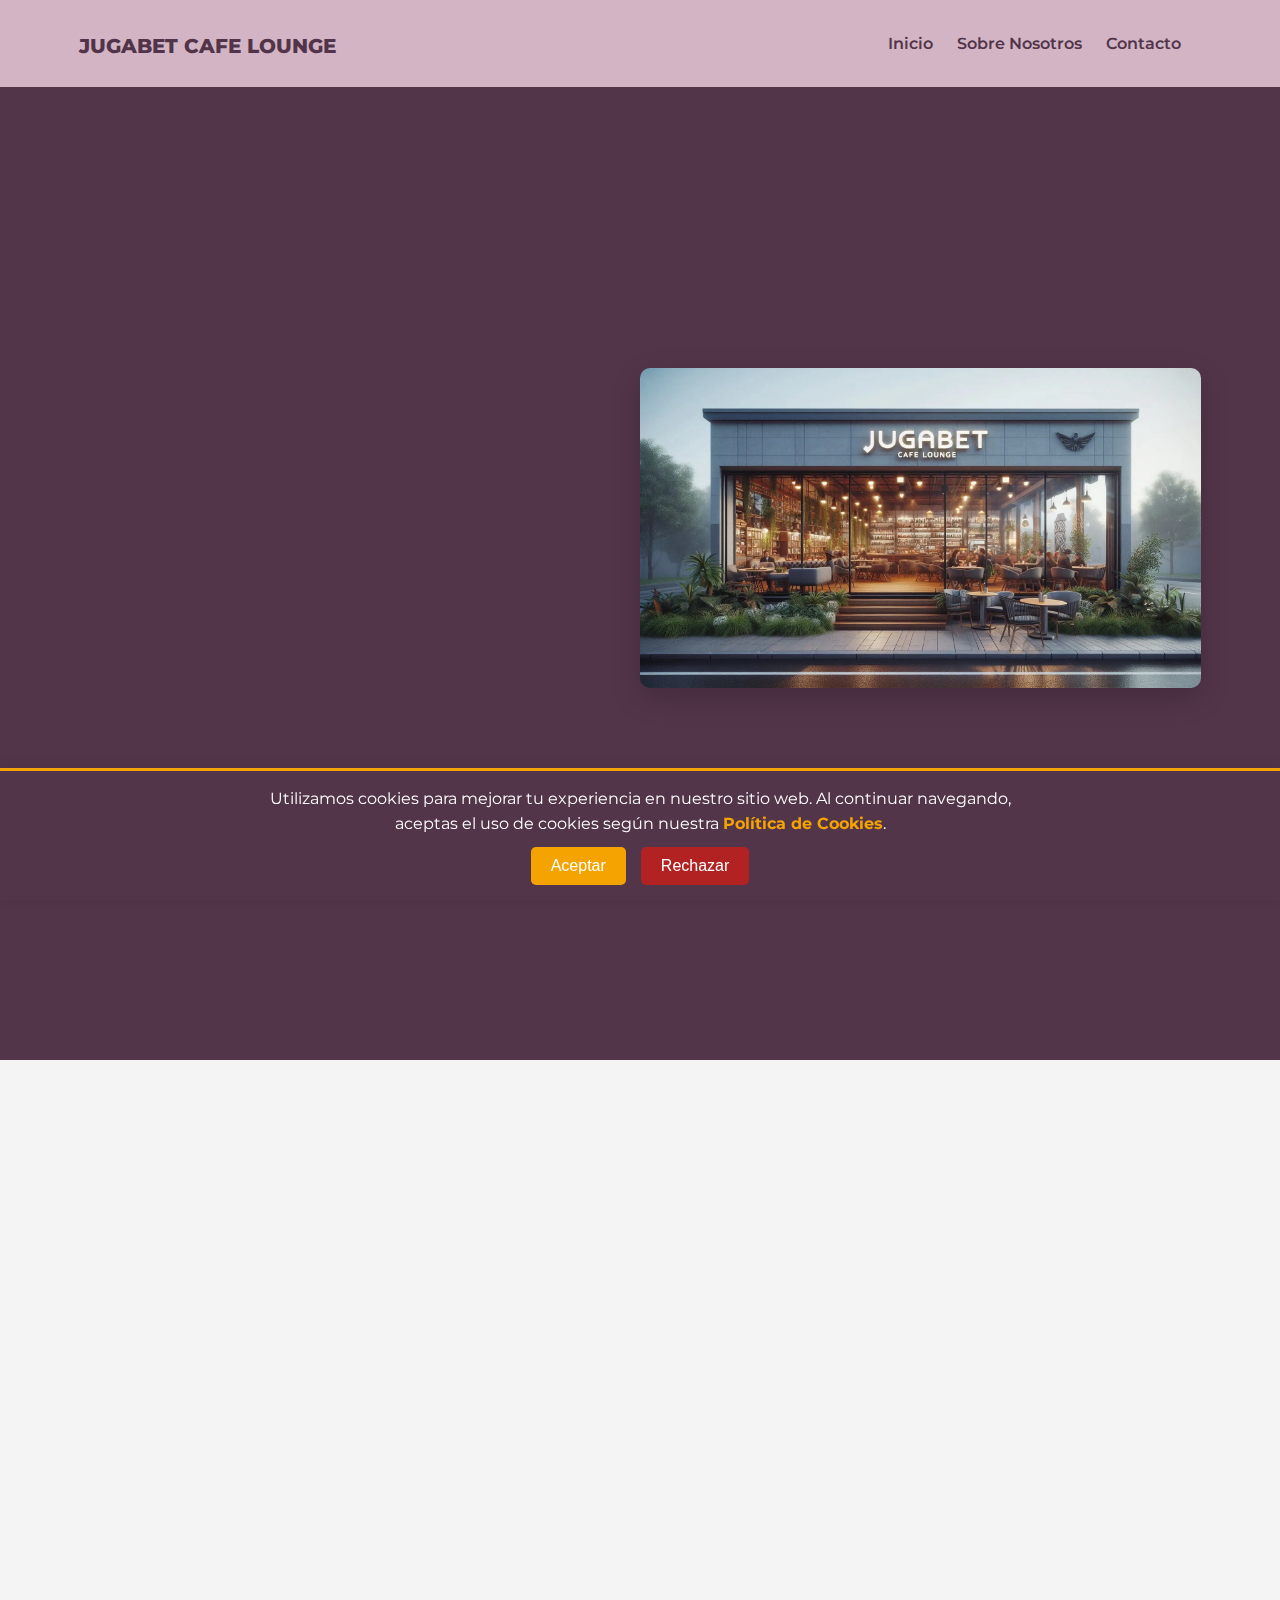
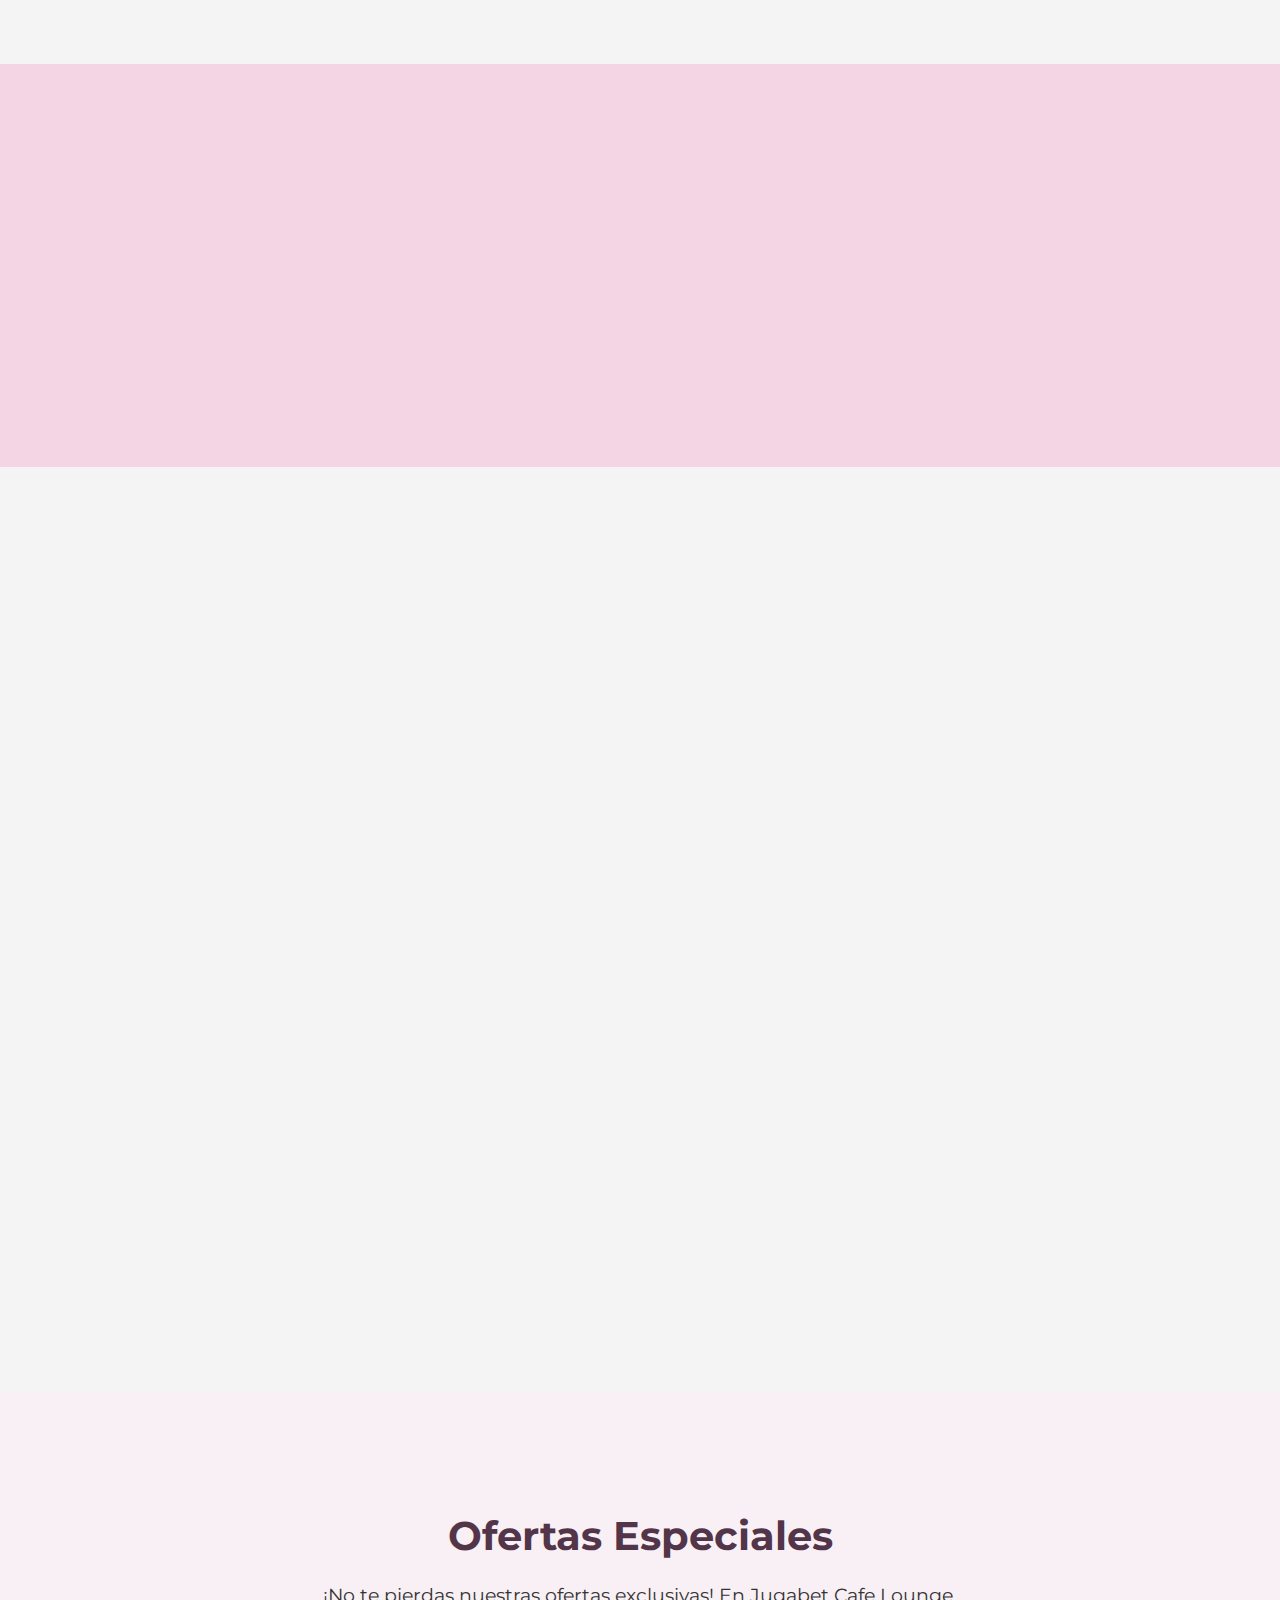
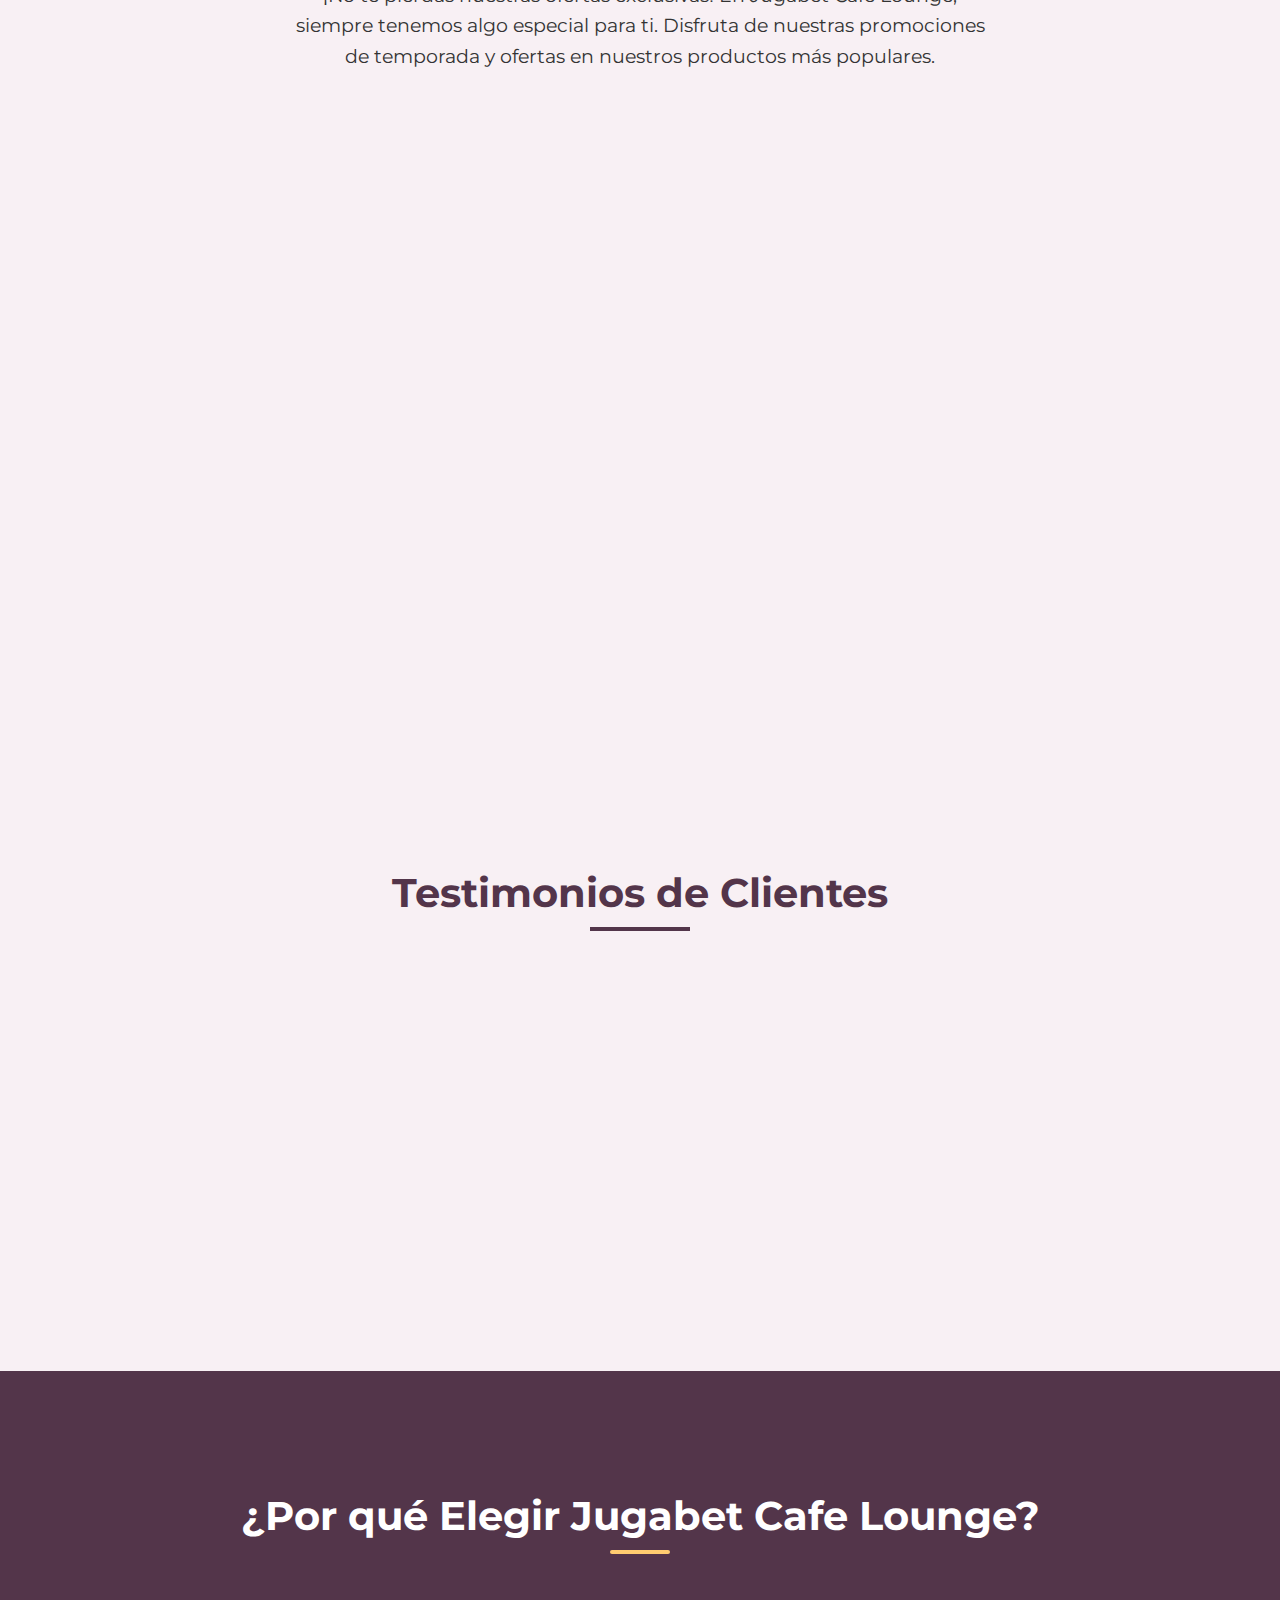
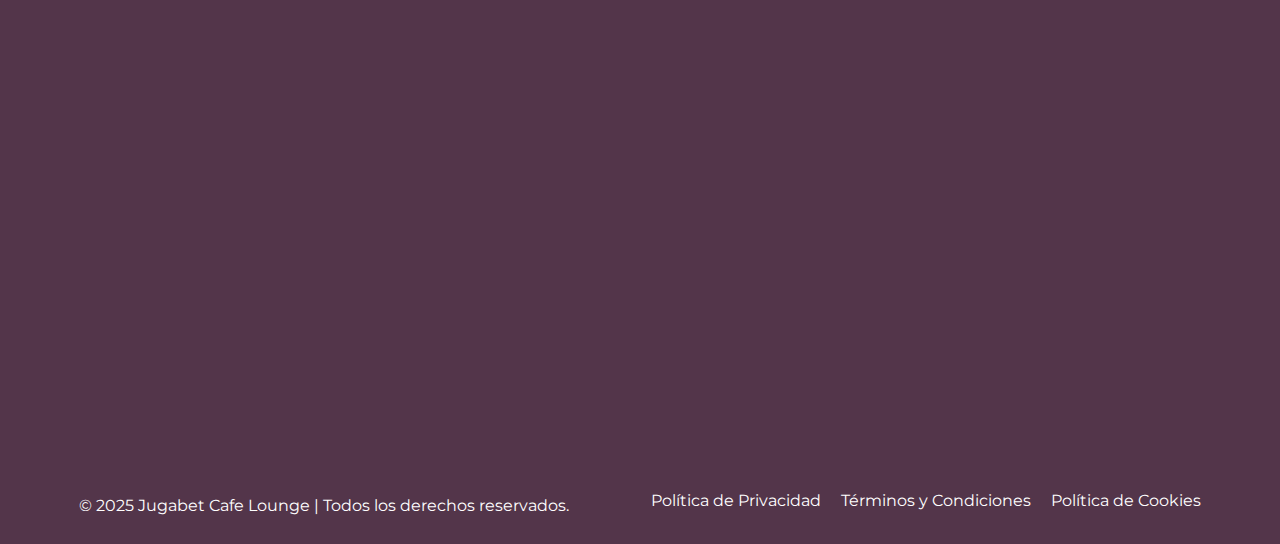
<file: index.html>
<!DOCTYPE html>
<html lang="es">
  <head>
    <meta charset="UTF-8" />
    <meta name="viewport" content="width=device-width, initial-scale=1.0" />
    <meta
      name="description"
      content="Jugabet Cafe Lounge en Chile. Ven y disfruta de un ambiente relajado, café delicioso y experiencias únicas."
    />
    <meta
      name="keywords"
      content="café, lounge, Jugabet, Chile, café de calidad, relax, comida, bebidas"
    />
    <meta name="author" content="Jugabet Cafe Lounge" />
    <title>Jugabet Cafe Lounge - Café y Relax en Chile</title>
    <link rel="stylesheet" href="styles.css" />
    <link rel="shortcut icon" href="./img/fav.png" type="image/x-icon" />
    <link
      rel="stylesheet"
      href="https://cdnjs.cloudflare.com/ajax/libs/font-awesome/6.0.0-beta3/css/all.min.css"
    />
  </head>
  <body>
    <header>
      <div class="container">
        <div class="container-header">
          <a href="/">
            <p>Jugabet Cafe Lounge</p>
            <!-- <img src="../img/logo.webp" alt="" class="logo" /> -->
          </a>
          <nav>
            <ul>
              <li><a href="/">Inicio</a></li>
              <li><a href="./about-us/">Sobre Nosotros</a></li>
              <li><a href="contact.html">Contacto</a></li>
            </ul>
          </nav>
        </div>
      </div>
    </header>

    <section class="hero">
      <div class="container">
        <div class="container-hero">
          <div class="container-text">
            <h1>Bienvenidos a Jugabet Cafe Lounge</h1>
            <p>Tu lugar de relajación y buen café en Chile</p>
            <p>
              En el corazón de Santiago, ofrecemos un ambiente relajado y
              acogedor donde podrás disfrutar de una amplia variedad de bebidas,
              desde nuestros exquisitos cafés de especialidad hasta tés e
              infusiones refrescantes.
            </p>
          </div>
          <div class="container-img">
            <img src="./img/hero.webp" alt="Photo Cafe" />
          </div>
        </div>
      </div>
    </section>
    <section class="about-us">
      <div class="container">
        <div class="container-about">
          <div class="about-text">
            <h2>Sobre Nosotros</h2>
            <p>
              Cada rincón está diseñado para que te sientas como en casa, ya sea
              que vengas a trabajar, a estudiar o a disfrutar de una buena
              charla con amigos.
            </p>
            <p>
              En <strong>Jugabet Cafe Lounge</strong>, nos enorgullece ofrecer
              productos de la más alta calidad. Nuestros granos de café
              provienen de las mejores fincas locales, lo que garantiza una
              experiencia auténtica en cada taza. Además, el ambiente moderno
              pero cálido de nuestro lounge te invita a relajarte y disfrutar de
              un momento de calma.
            </p>
            <a href="./about-us/about.html" class="btn-about">Conócenos</a>
          </div>
          <div class="about-img">
            <img src="./img/about.webp" alt="Cafetería acogedora" />
          </div>
        </div>
      </div>
    </section>

    <section class="features">
      <div class="container">
        <div class="container-features">
          <div class="feature reveal">
            <div class="icon-container">
              <!-- Іконка кави з Font Awesome -->
              <i class="fas fa-coffee"></i>
            </div>
            <h2>Café de Calidad</h2>
            <p>
              Disfruta de nuestro café recién hecho, siempre con la mejor
              calidad.
            </p>
          </div>
          <div class="feature reveal">
            <div class="icon-container">
              <!-- Іконка релаксації з Font Awesome -->
              <i class="fas fa-couch"></i>
            </div>
            <h2>Ambiente Relajante</h2>
            <p>
              Relájate en nuestro cómodo lounge, ideal para desconectar y
              disfrutar de una buena bebida.
            </p>
          </div>
          <div class="feature reveal">
            <div class="icon-container">
              <!-- Іконка події з Font Awesome -->
              <i class="fas fa-calendar-alt"></i>
            </div>
            <h2>Experiencias Únicas</h2>
            <p>
              Únete a nuestros eventos especiales y haz de tu visita algo
              inolvidable.
            </p>
          </div>
        </div>
      </div>
    </section>
    <section class="special">
      <div class="container">
        <div class="special-container">
          <h3>Eventos Especiales</h3>
          <p>
            En <strong>Jugabet Cafe Lounge</strong>, no solo ofrecemos café,
            sino también experiencias memorables. Únete a nosotros para
            disfrutar de nuestras noches de música en vivo, donde talentosos
            músicos locales se presentan en un ambiente relajado. Además,
            organizamos eventos de degustación de café y talleres donde
            aprenderás todo sobre el arte del café.
          </p>

          <h4>Próximos eventos:</h4>

          <div class="event">
            <i class="fas fa-music"></i>
            <p>
              <strong>Noches de Jazz:</strong> Cada viernes, disfruta de una
              velada musical con jazz en vivo. Relájate mientras tomas tu bebida
              favorita.
            </p>
          </div>

          <div class="event">
            <i class="fas fa-coffee"></i>
            <p>
              <strong>Talleres de Café:</strong> Aprende de nuestros baristas
              expertos y descubre todos los secretos del café.
            </p>
          </div>

          <div class="event">
            <i class="fas fa-paint-brush"></i>
            <p>
              <strong>Exposiciones de Arte Local:</strong> Apoya a los artistas
              locales mientras disfrutas de un delicioso café.
            </p>
          </div>
        </div>
      </div>
    </section>

    <section class="special-offers">
      <div class="container">
        <h3>Ofertas Especiales</h3>
        <p class="offers-intro">
          ¡No te pierdas nuestras ofertas exclusivas! En Jugabet Cafe Lounge,
          siempre tenemos algo especial para ti. Disfruta de nuestras
          promociones de temporada y ofertas en nuestros productos más
          populares.
        </p>

        <div class="offers-grid">
          <div class="offer">
            <img src="./img/coffe.webp" alt="Café + Pastel" />
            <div class="offer-info">
              <h4>Café + Pastel</h4>
              <p>
                Disfruta de un café de especialidad acompañado de uno de
                nuestros deliciosos pasteles a un precio especial.
              </p>
            </div>
          </div>

          <div class="offer">
            <img src="./img/master.webp" alt="Taller de Café" />
            <div class="offer-info">
              <h4>Taller de Café</h4>
              <p>
                Inscríbete en nuestro próximo taller y aprende todos los
                secretos para preparar el mejor café en casa.
              </p>
            </div>
          </div>

          <div class="offer">
            <img src="./img/student.webp" alt="Descuento para Estudiantes" />
            <div class="offer-info">
              <h4>Descuento para Estudiantes</h4>
              <p>
                Presenta tu carnet de estudiante y recibe un descuento en tu
                compra.
              </p>
            </div>
          </div>
        </div>
      </div>
    </section>
    <section class="testimonials">
      <div class="container">
        <h3>Testimonios de Clientes</h3>

        <div class="testimonial-slider">
          <div class="testimonial">
            <i class="fas fa-quote-left"></i>
            <p>
              "Un lugar increíble para relajarse después de un largo día de
              trabajo. El café es excelente, y el ambiente es perfecto para leer
              o trabajar."
            </p>
            <h4>Laura G.</h4>
          </div>

          <div class="testimonial">
            <i class="fas fa-quote-left"></i>
            <p>
              "Me encanta Jugabet Cafe Lounge. La calidad del café es
              insuperable y siempre tienen algo nuevo que ofrecer."
            </p>
            <h4>Juan P.</h4>
          </div>

          <div class="testimonial">
            <i class="fas fa-quote-left"></i>
            <p>
              "El mejor café en Santiago, sin duda. El personal es súper amable
              y siempre se aseguran de que te sientas cómodo."
            </p>
            <h4>Sofía L.</h4>
          </div>
        </div>
      </div>
    </section>

    <section class="why-choose">
      <div class="container">
        <h3>¿Por qué Elegir Jugabet Cafe Lounge?</h3>
        <p class="intro-text">
          En Jugabet Cafe Lounge, no solo servimos café; ofrecemos una
          experiencia completa. Aquí, cada taza es preparada con pasión, cada
          cliente es bienvenido con una sonrisa, y cada detalle está pensado
          para que tu visita sea memorable.
        </p>
        <div class="why-content">
          <p>
            Ya sea que busques una bebida reconfortante, un lugar tranquilo para
            trabajar, o un espacio para disfrutar con amigos, aquí encontrarás
            lo que buscas.
            <strong
              >¡Te esperamos para compartir contigo el mejor café de
              Santiago!</strong
            >
          </p>
          <!-- Botón de Contacto -->
          <div class="contact-button-container">
            <a href="/contact.html" class="btn-contact">Contáctanos</a>
          </div>
        </div>
      </div>
    </section>

    <footer>
      <div class="container">
        <div class="footer-content">
          <p>
            &copy; 2025 Jugabet Cafe Lounge | Todos los derechos reservados.
          </p>
          <ul class="footer-menu">
            <li><a href="/privacy.html">Política de Privacidad</a></li>
            <li><a href="/terms.html">Términos y Condiciones</a></li>
            <li><a href="/cookies.html">Política de Cookies</a></li>
          </ul>
        </div>
      </div>
    </footer>
    <div class="cookie-consent">
      <div class="cookie-content">
        <p>
          Utilizamos cookies para mejorar tu experiencia en nuestro sitio web.
          Al continuar navegando, aceptas el uso de cookies según nuestra
          <a href="/privacy.html">Política de Cookies</a>.
        </p>
        <div class="cookie-buttons">
          <button class="cookie-accept">Aceptar</button>
          <button class="cookie-decline">Rechazar</button>
        </div>
      </div>
    </div>
    <script src="cookies.js"></script>
  </body>
</html>
</file>
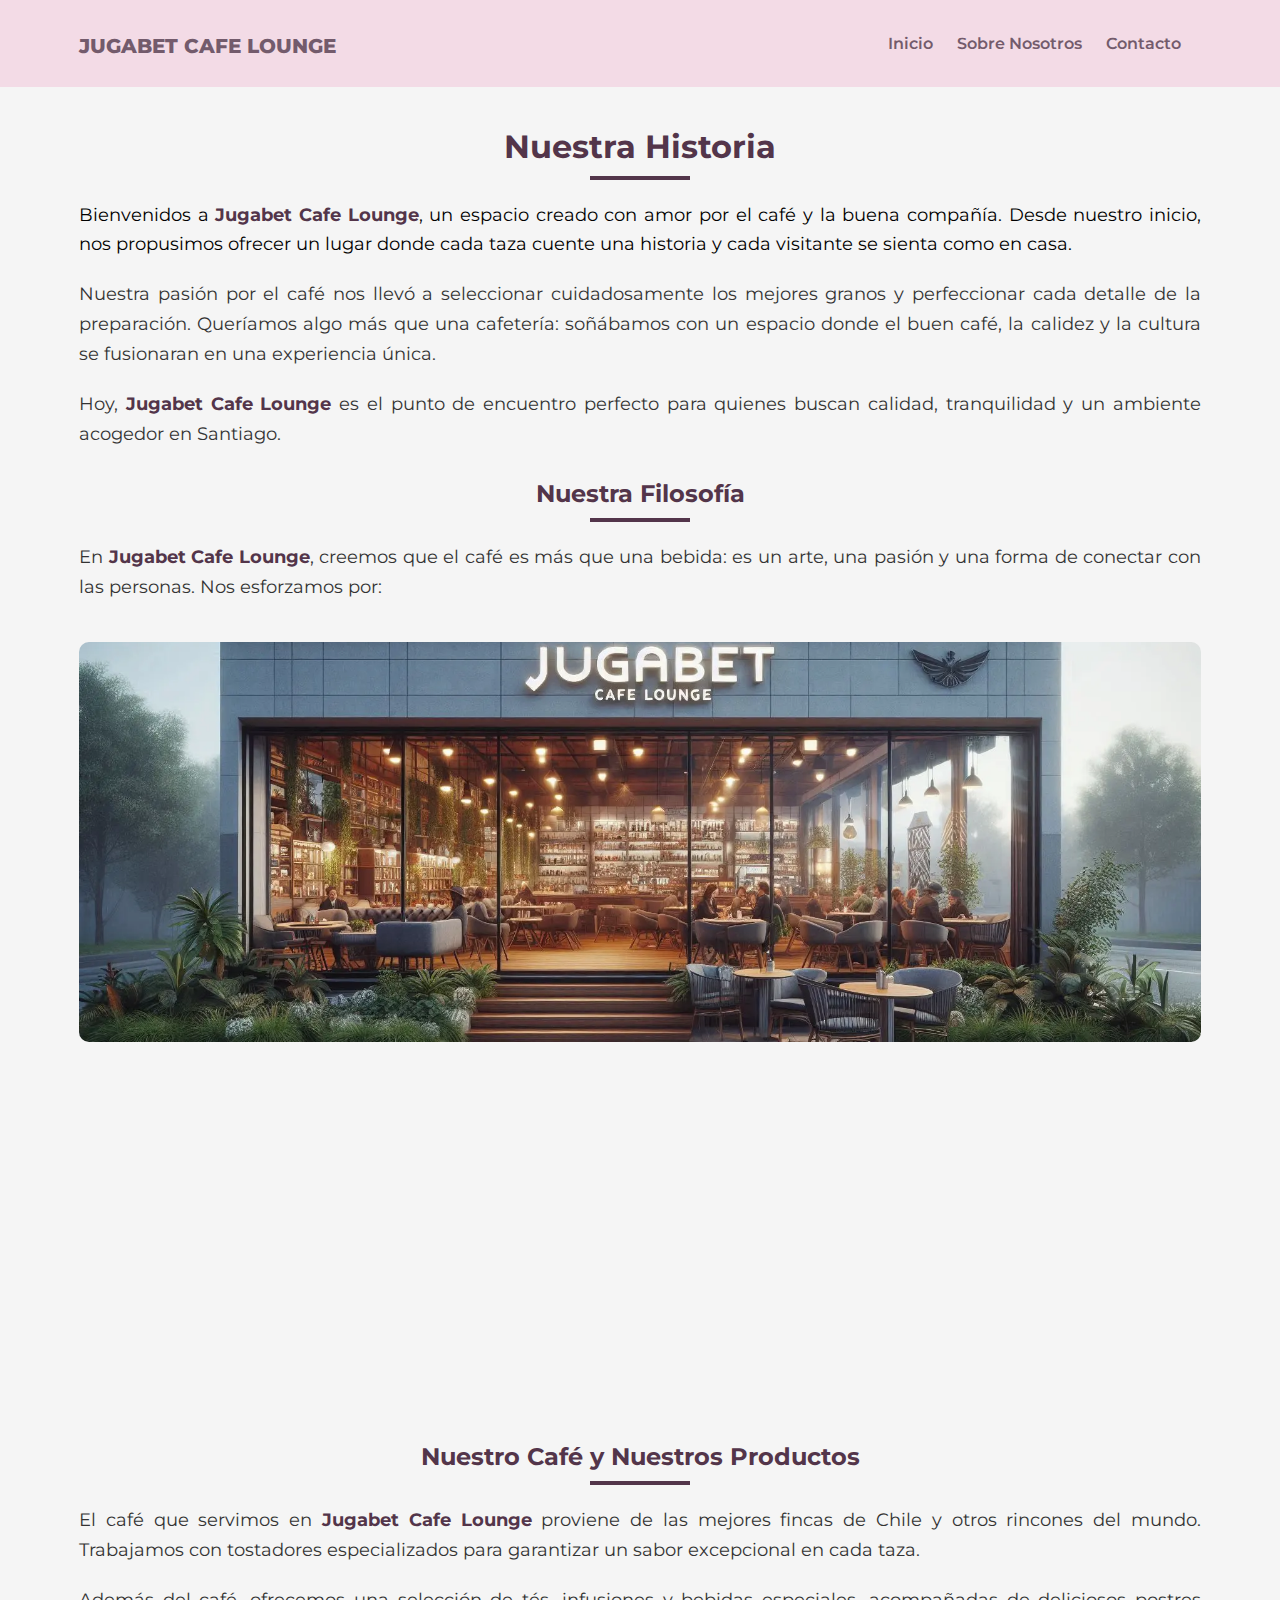
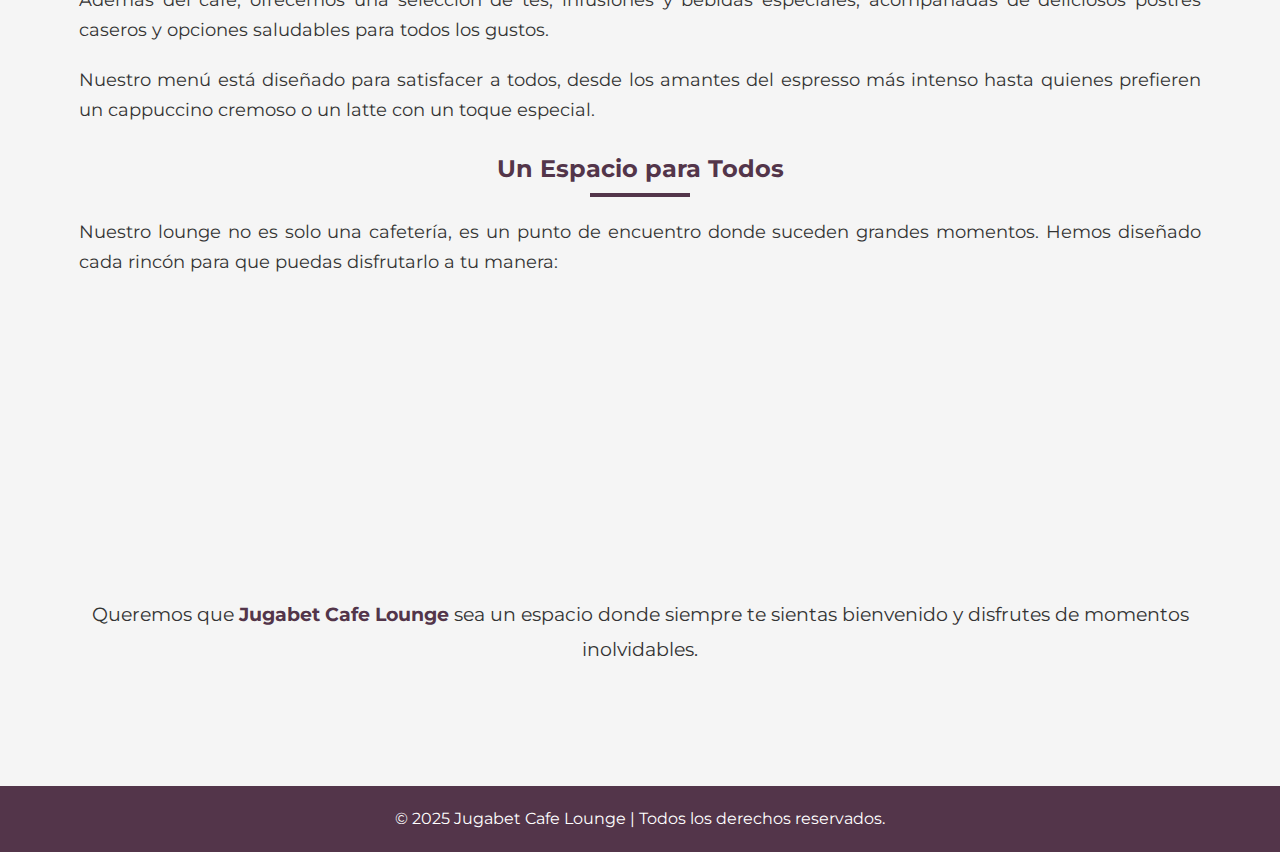
<file: about-us/index.html>
<!DOCTYPE html>
<html lang="es">
  <head>
    <meta charset="UTF-8" />
    <meta name="viewport" content="width=device-width, initial-scale=1.0" />
    <meta
      name="description"
      content="Conoce más sobre Jugabet Cafe Lounge, nuestro compromiso con la calidad y el buen servicio en Chile."
    />
    <meta
      name="keywords"
      content="Jugabet Cafe Lounge, historia, café, lounge, Chile, calidad, buen servicio"
    />
    <title>Sobre Nosotros - Jugabet Cafe Lounge</title>
    <link rel="stylesheet" href="../styles.css" />
    <link rel="shortcut icon" href="../img/fav.png" type="image/x-icon" />
    <link
      rel="stylesheet"
      href="https://cdnjs.cloudflare.com/ajax/libs/font-awesome/6.0.0-beta3/css/all.min.css"
    />
  </head>
  <body>
    <header>
      <div class="container">
        <div class="container-header">
          <a href="/">
            <p>Jugabet Cafe Lounge</p>
            <!-- <img src="../img/logo.webp" alt="" class="logo" /> -->
          </a>

          <nav>
            <ul>
              <li><a href="../">Inicio</a></li>
              <li><a href="../about-us/">Sobre Nosotros</a></li>
              <li><a href="../contact.html">Contacto</a></li>
            </ul>
          </nav>
        </div>
      </div>
    </header>
    <section class="our-story">
      <div class="container">
        <h2 class="section-title">Nuestra Historia</h2>
        <p class="intro-text">
          Bienvenidos a <strong>Jugabet Cafe Lounge</strong>, un espacio creado
          con amor por el café y la buena compañía. Desde nuestro inicio, nos
          propusimos ofrecer un lugar donde cada taza cuente una historia y cada
          visitante se sienta como en casa.
        </p>
        <p class="paragraph">
          Nuestra pasión por el café nos llevó a seleccionar cuidadosamente los
          mejores granos y perfeccionar cada detalle de la preparación.
          Queríamos algo más que una cafetería: soñábamos con un espacio donde
          el buen café, la calidez y la cultura se fusionaran en una experiencia
          única.
        </p>
        <p class="paragraph">
          Hoy, <strong>Jugabet Cafe Lounge</strong> es el punto de encuentro
          perfecto para quienes buscan calidad, tranquilidad y un ambiente
          acogedor en Santiago.
        </p>

        <h3 class="subsection-title">Nuestra Filosofía</h3>
        <p class="paragraph">
          En <strong>Jugabet Cafe Lounge</strong>, creemos que el café es más
          que una bebida: es un arte, una pasión y una forma de conectar con las
          personas. Nos esforzamos por:
        </p>
        <img src="../img/hero.webp" alt="About image" />
        <div class="philosophy-list">
          <div class="philosophy-item">
            <i class="fas fa-coffee"></i>
            <p>
              <strong>Ofrecer calidad y sabor inigualable</strong> – Cada taza
              está preparada con granos de especialidad cuidadosamente
              seleccionados.
            </p>
          </div>
          <div class="philosophy-item">
            <i class="fas fa-leaf"></i>
            <p>
              <strong>Promover la sostenibilidad</strong> – Apoyamos a
              productores locales y usamos ingredientes frescos y orgánicos
              siempre que es posible.
            </p>
          </div>
          <div class="philosophy-item">
            <i class="fas fa-home"></i>
            <p>
              <strong>Crear un ambiente acogedor</strong> – Queremos que nuestro
              café sea tu segundo hogar, un lugar donde puedas relajarte,
              trabajar o disfrutar con amigos.
            </p>
          </div>
        </div>

        <h3 class="subsection-title">Nuestro Café y Nuestros Productos</h3>
        <p class="paragraph">
          El café que servimos en <strong>Jugabet Cafe Lounge</strong> proviene
          de las mejores fincas de Chile y otros rincones del mundo. Trabajamos
          con tostadores especializados para garantizar un sabor excepcional en
          cada taza.
        </p>
        <p class="paragraph">
          Además del café, ofrecemos una selección de tés, infusiones y bebidas
          especiales, acompañadas de deliciosos postres caseros y opciones
          saludables para todos los gustos.
        </p>
        <p class="paragraph">
          Nuestro menú está diseñado para satisfacer a todos, desde los amantes
          del espresso más intenso hasta quienes prefieren un cappuccino cremoso
          o un latte con un toque especial.
        </p>

        <h3 class="subsection-title">Un Espacio para Todos</h3>
        <p class="paragraph">
          Nuestro lounge no es solo una cafetería, es un punto de encuentro
          donde suceden grandes momentos. Hemos diseñado cada rincón para que
          puedas disfrutarlo a tu manera:
        </p>
        <div class="features-list">
          <div class="feature-item">
            <i class="fas fa-laptop"></i>
            <p>
              <strong>Un lugar ideal para estudiar o trabajar</strong> con
              conexión WiFi gratuita.
            </p>
          </div>
          <div class="feature-item">
            <i class="fas fa-music"></i>
            <p>
              <strong>Noches de música en vivo y eventos culturales.</strong>
            </p>
          </div>
          <div class="feature-item">
            <i class="fas fa-chalkboard-teacher"></i>
            <p>
              <strong>Talleres de café</strong> para quienes quieren aprender
              más sobre esta increíble bebida.
            </p>
          </div>
        </div>

        <p class="final-text">
          Queremos que <strong>Jugabet Cafe Lounge</strong> sea un espacio donde
          siempre te sientas bienvenido y disfrutes de momentos inolvidables.
        </p>
      </div>
    </section>
    <!-- <div class="cookie-consent">
      <div class="cookie-content">
        <p>
          Utilizamos cookies para mejorar tu experiencia en nuestro sitio web.
          Al continuar navegando, aceptas el uso de cookies según nuestra
          <a href="/politica-de-cookies">Política de Cookies</a>.
        </p>
        <div class="cookie-buttons">
          <button class="cookie-accept">Aceptar</button>
          <button class="cookie-decline">Rechazar</button>
        </div>
      </div>
    </div> -->
    <footer>
      <p>&copy; 2025 Jugabet Cafe Lounge | Todos los derechos reservados.</p>
    </footer>
  </body>
</html>
</file>
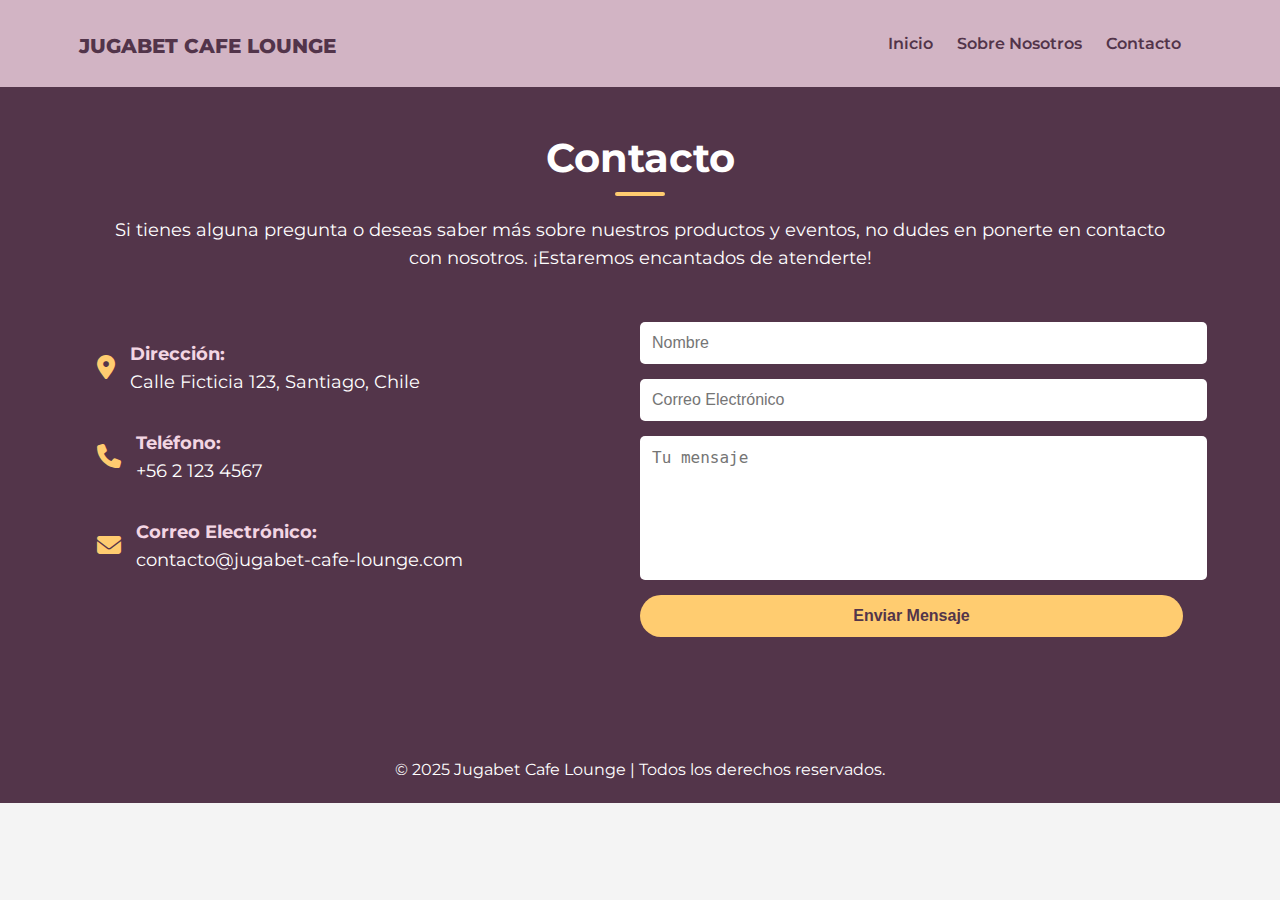
<file: contact.html>
<!DOCTYPE html>
<html lang="es">
  <head>
    <meta charset="UTF-8" />
    <meta name="viewport" content="width=device-width, initial-scale=1.0" />
    <meta
      name="description"
      content="Contacta con Jugabet Cafe Lounge para más información. Encuentra nuestra dirección, teléfono y redes sociales."
    />
    <meta
      name="keywords"
      content="contacto, Jugabet Cafe Lounge, teléfono, dirección, Chile"
    />
    <title>Contacto - Jugabet Cafe Lounge</title>
    <link rel="stylesheet" href="styles.css" />
    <link rel="shortcut icon" href="./img/fav.png" type="image/x-icon" />
    <!-- FontAwesome CDN -->
    <link
      rel="stylesheet"
      href="https://cdnjs.cloudflare.com/ajax/libs/font-awesome/6.4.2/css/all.min.css"
    />
  </head>
  <body>
    <header>
      <div class="container">
        <div class="container-header">
          <a href="/">
            <p>Jugabet Cafe Lounge</p>
            <!-- <img src="../img/logo.webp" alt="" class="logo" /> -->
          </a>
          <nav>
            <ul>
              <li><a href="/">Inicio</a></li>
              <li><a href="./about-us/">Sobre Nosotros</a></li>
              <li><a href="contact.html">Contacto</a></li>
            </ul>
          </nav>
        </div>
      </div>
    </header>

    <section class="contact">
      <div class="container">
        <h2>Contacto</h2>
        <p>
          Si tienes alguna pregunta o deseas saber más sobre nuestros productos
          y eventos, no dudes en ponerte en contacto con nosotros. ¡Estaremos
          encantados de atenderte!
        </p>
        <div class="container-contact">
          <div class="contact-text">
            <div class="contact-info">
              <div class="info-item">
                <i class="fas fa-map-marker-alt"></i>
                <p>
                  <strong>Dirección:</strong> Calle Ficticia 123, Santiago,
                  Chile
                </p>
              </div>

              <div class="info-item">
                <i class="fas fa-phone"></i>
                <p><strong>Teléfono:</strong> +56 2 123 4567</p>
              </div>

              <div class="info-item">
                <i class="fas fa-envelope"></i>
                <p>
                  <strong>Correo Electrónico:</strong>
                  contacto@jugabet-cafe-lounge.com
                </p>
              </div>
            </div>
          </div>
          <div class="form">
            <!-- FORMULARIO DE CONTACTO -->
            <form class="contact-form">
              <input type="text" placeholder="Nombre" required />
              <input type="email" placeholder="Correo Electrónico" required />
              <textarea placeholder="Tu mensaje" required></textarea>
              <button type="submit">Enviar Mensaje</button>
            </form>
          </div>
        </div>
      </div>
    </section>
    <!-- <div class="cookie-consent">
      <div class="cookie-content">
        <p>
          Utilizamos cookies para mejorar tu experiencia en nuestro sitio web.
          Al continuar navegando, aceptas el uso de cookies según nuestra
          <a href="/politica-de-cookies">Política de Cookies</a>.
        </p>
        <div class="cookie-buttons">
          <button class="cookie-accept">Aceptar</button>
          <button class="cookie-decline">Rechazar</button>
        </div>
      </div>
    </div> -->

    <footer>
      <p>&copy; 2025 Jugabet Cafe Lounge | Todos los derechos reservados.</p>
    </footer>
  </body>
</html>
</file>
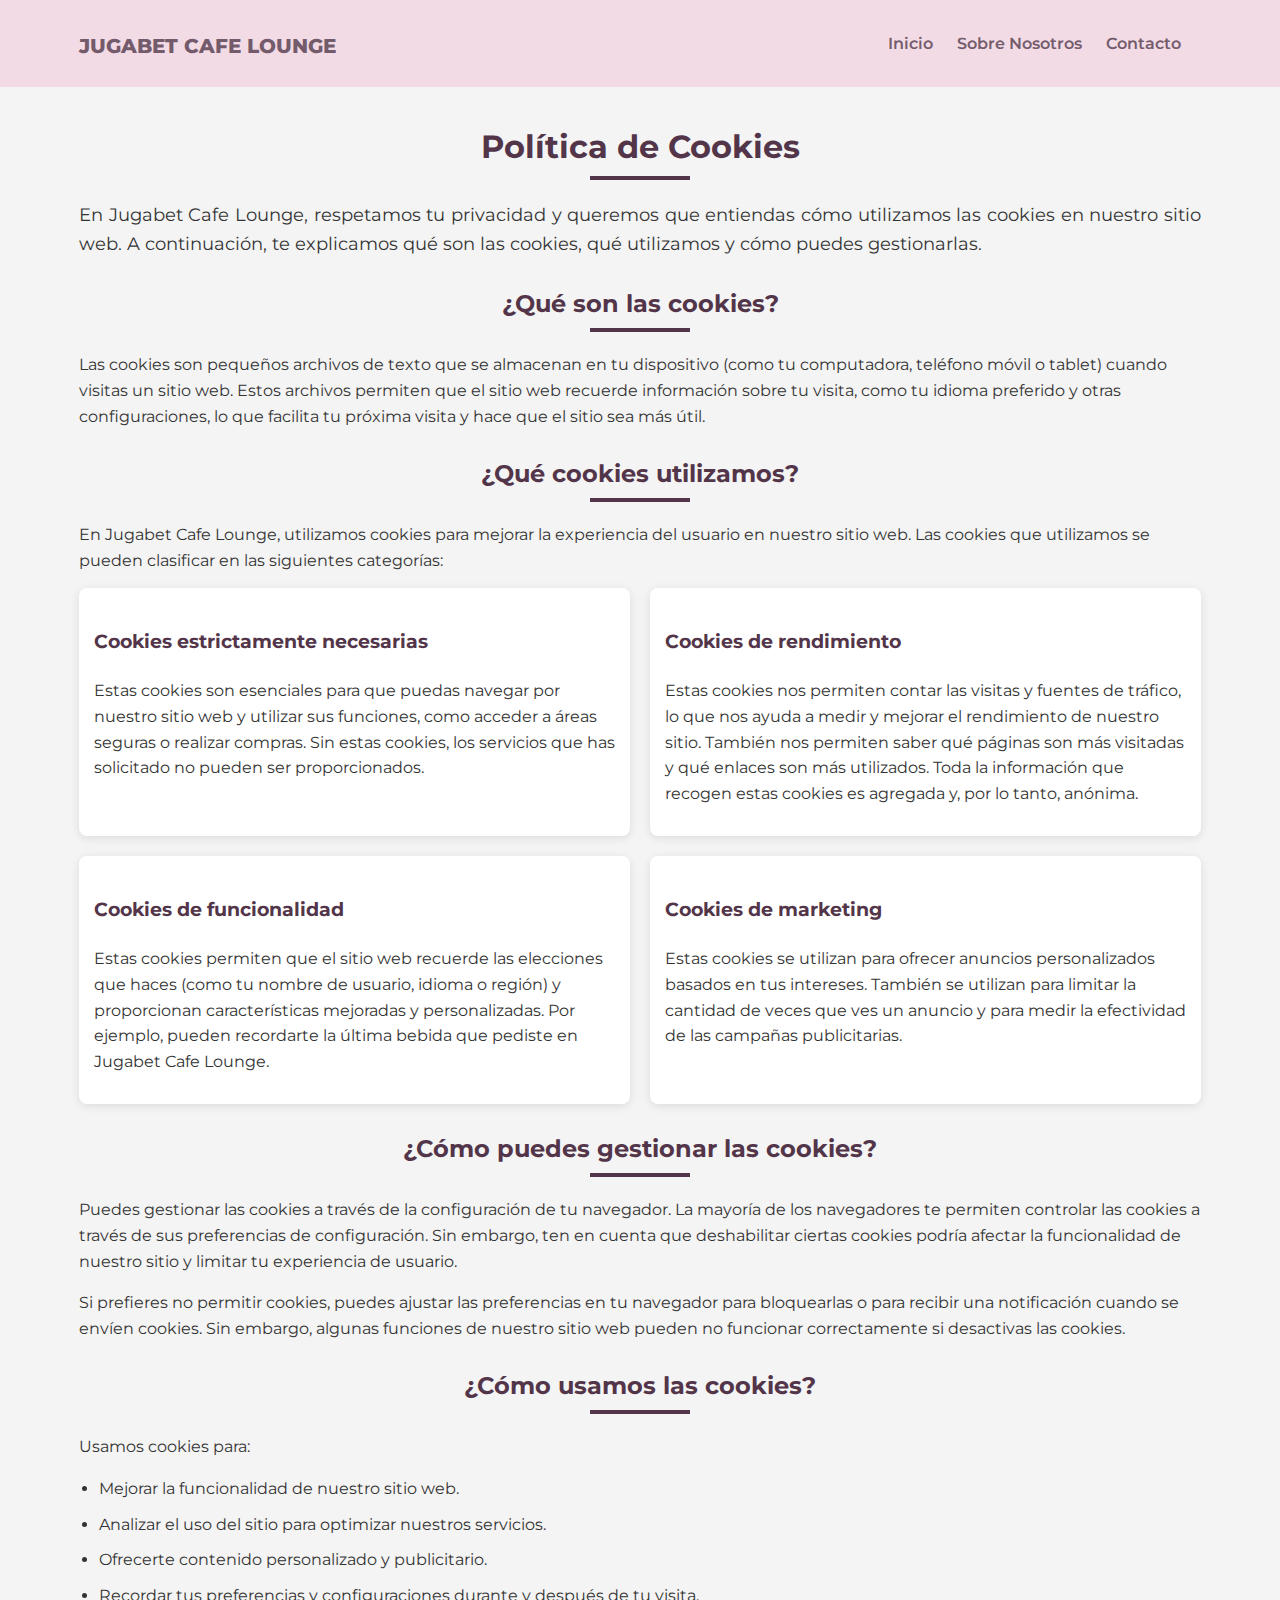
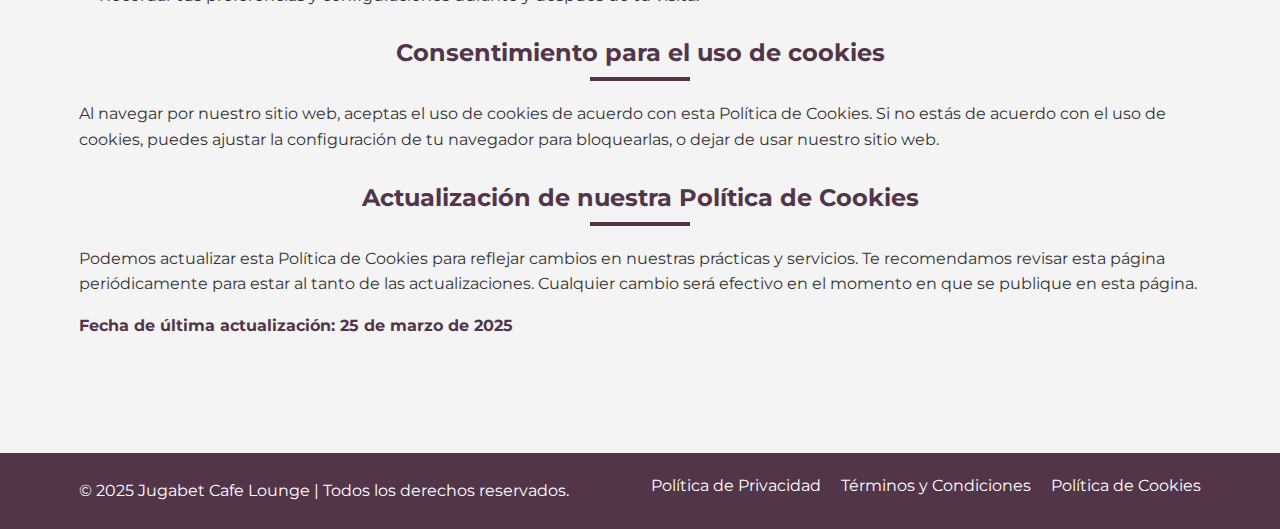
<file: cookies.html>
<!DOCTYPE html>
<html lang="es">
  <head>
    <meta charset="UTF-8" />
    <meta name="viewport" content="width=device-width, initial-scale=1.0" />
    <meta
      name="description"
      content="Jugabet Cafe Lounge en Chile. Ven y disfruta de un ambiente relajado, café delicioso y experiencias únicas."
    />
    <meta
      name="keywords"
      content="café, lounge, Jugabet, Chile, café de calidad, relax, comida, bebidas"
    />
    <meta name="author" content="Jugabet Cafe Lounge" />
    <title>Jugabet Cafe Lounge - Café y Relax en Chile</title>
    <link rel="stylesheet" href="styles.css" />
    <link rel="shortcut icon" href="./img/fav.png" type="image/x-icon" />
    <link
      rel="stylesheet"
      href="https://cdnjs.cloudflare.com/ajax/libs/font-awesome/6.0.0-beta3/css/all.min.css"
    />
  </head>
  <body>
    <header>
      <div class="container">
        <div class="container-header">
          <a href="/">
            <p>Jugabet Cafe Lounge</p>
            <!-- <img src="../img/logo.webp" alt="" class="logo" /> -->
          </a>
          <nav>
            <ul>
              <li><a href="/">Inicio</a></li>
              <li><a href="./about-us/">Sobre Nosotros</a></li>
              <li><a href="contact.html">Contacto</a></li>
            </ul>
          </nav>
        </div>
      </div>
    </header>

    <section class="cookies-policy">
      <div class="container">
        <h2 class="section-title">Política de Cookies</h2>
        <p class="intro-text">
          En Jugabet Cafe Lounge, respetamos tu privacidad y queremos que
          entiendas cómo utilizamos las cookies en nuestro sitio web. A
          continuación, te explicamos qué son las cookies, qué utilizamos y cómo
          puedes gestionarlas.
        </p>

        <h3 class="subsection-title">¿Qué son las cookies?</h3>
        <p>
          Las cookies son pequeños archivos de texto que se almacenan en tu
          dispositivo (como tu computadora, teléfono móvil o tablet) cuando
          visitas un sitio web. Estos archivos permiten que el sitio web
          recuerde información sobre tu visita, como tu idioma preferido y otras
          configuraciones, lo que facilita tu próxima visita y hace que el sitio
          sea más útil.
        </p>

        <h3 class="subsection-title">¿Qué cookies utilizamos?</h3>
        <p>
          En Jugabet Cafe Lounge, utilizamos cookies para mejorar la experiencia
          del usuario en nuestro sitio web. Las cookies que utilizamos se pueden
          clasificar en las siguientes categorías:
        </p>

        <div class="cookies-categories">
          <div class="category-item">
            <h4>Cookies estrictamente necesarias</h4>
            <p>
              Estas cookies son esenciales para que puedas navegar por nuestro
              sitio web y utilizar sus funciones, como acceder a áreas seguras o
              realizar compras. Sin estas cookies, los servicios que has
              solicitado no pueden ser proporcionados.
            </p>
          </div>
          <div class="category-item">
            <h4>Cookies de rendimiento</h4>
            <p>
              Estas cookies nos permiten contar las visitas y fuentes de
              tráfico, lo que nos ayuda a medir y mejorar el rendimiento de
              nuestro sitio. También nos permiten saber qué páginas son más
              visitadas y qué enlaces son más utilizados. Toda la información
              que recogen estas cookies es agregada y, por lo tanto, anónima.
            </p>
          </div>
          <div class="category-item">
            <h4>Cookies de funcionalidad</h4>
            <p>
              Estas cookies permiten que el sitio web recuerde las elecciones
              que haces (como tu nombre de usuario, idioma o región) y
              proporcionan características mejoradas y personalizadas. Por
              ejemplo, pueden recordarte la última bebida que pediste en Jugabet
              Cafe Lounge.
            </p>
          </div>
          <div class="category-item">
            <h4>Cookies de marketing</h4>
            <p>
              Estas cookies se utilizan para ofrecer anuncios personalizados
              basados en tus intereses. También se utilizan para limitar la
              cantidad de veces que ves un anuncio y para medir la efectividad
              de las campañas publicitarias.
            </p>
          </div>
        </div>

        <h3 class="subsection-title">¿Cómo puedes gestionar las cookies?</h3>
        <p>
          Puedes gestionar las cookies a través de la configuración de tu
          navegador. La mayoría de los navegadores te permiten controlar las
          cookies a través de sus preferencias de configuración. Sin embargo,
          ten en cuenta que deshabilitar ciertas cookies podría afectar la
          funcionalidad de nuestro sitio y limitar tu experiencia de usuario.
        </p>
        <p>
          Si prefieres no permitir cookies, puedes ajustar las preferencias en
          tu navegador para bloquearlas o para recibir una notificación cuando
          se envíen cookies. Sin embargo, algunas funciones de nuestro sitio web
          pueden no funcionar correctamente si desactivas las cookies.
        </p>

        <h3 class="subsection-title">¿Cómo usamos las cookies?</h3>
        <p>Usamos cookies para:</p>
        <ul>
          <li>Mejorar la funcionalidad de nuestro sitio web.</li>
          <li>Analizar el uso del sitio para optimizar nuestros servicios.</li>
          <li>Ofrecerte contenido personalizado y publicitario.</li>
          <li>
            Recordar tus preferencias y configuraciones durante y después de tu
            visita.
          </li>
        </ul>

        <h3 class="subsection-title">Consentimiento para el uso de cookies</h3>
        <p>
          Al navegar por nuestro sitio web, aceptas el uso de cookies de acuerdo
          con esta Política de Cookies. Si no estás de acuerdo con el uso de
          cookies, puedes ajustar la configuración de tu navegador para
          bloquearlas, o dejar de usar nuestro sitio web.
        </p>

        <h3 class="subsection-title">
          Actualización de nuestra Política de Cookies
        </h3>
        <p>
          Podemos actualizar esta Política de Cookies para reflejar cambios en
          nuestras prácticas y servicios. Te recomendamos revisar esta página
          periódicamente para estar al tanto de las actualizaciones. Cualquier
          cambio será efectivo en el momento en que se publique en esta página.
        </p>

        <p>
          <strong>Fecha de última actualización: 25 de marzo de 2025</strong>
        </p>
      </div>
    </section>

    <footer>
      <div class="container">
        <div class="footer-content">
          <p>
            &copy; 2025 Jugabet Cafe Lounge | Todos los derechos reservados.
          </p>
          <ul class="footer-menu">
            <li><a href="/privacy.html">Política de Privacidad</a></li>
            <li><a href="/terms.html">Términos y Condiciones</a></li>
            <li><a href="/cookies.html">Política de Cookies</a></li>
          </ul>
        </div>
      </div>
    </footer>
  </body>
</html>
</file>
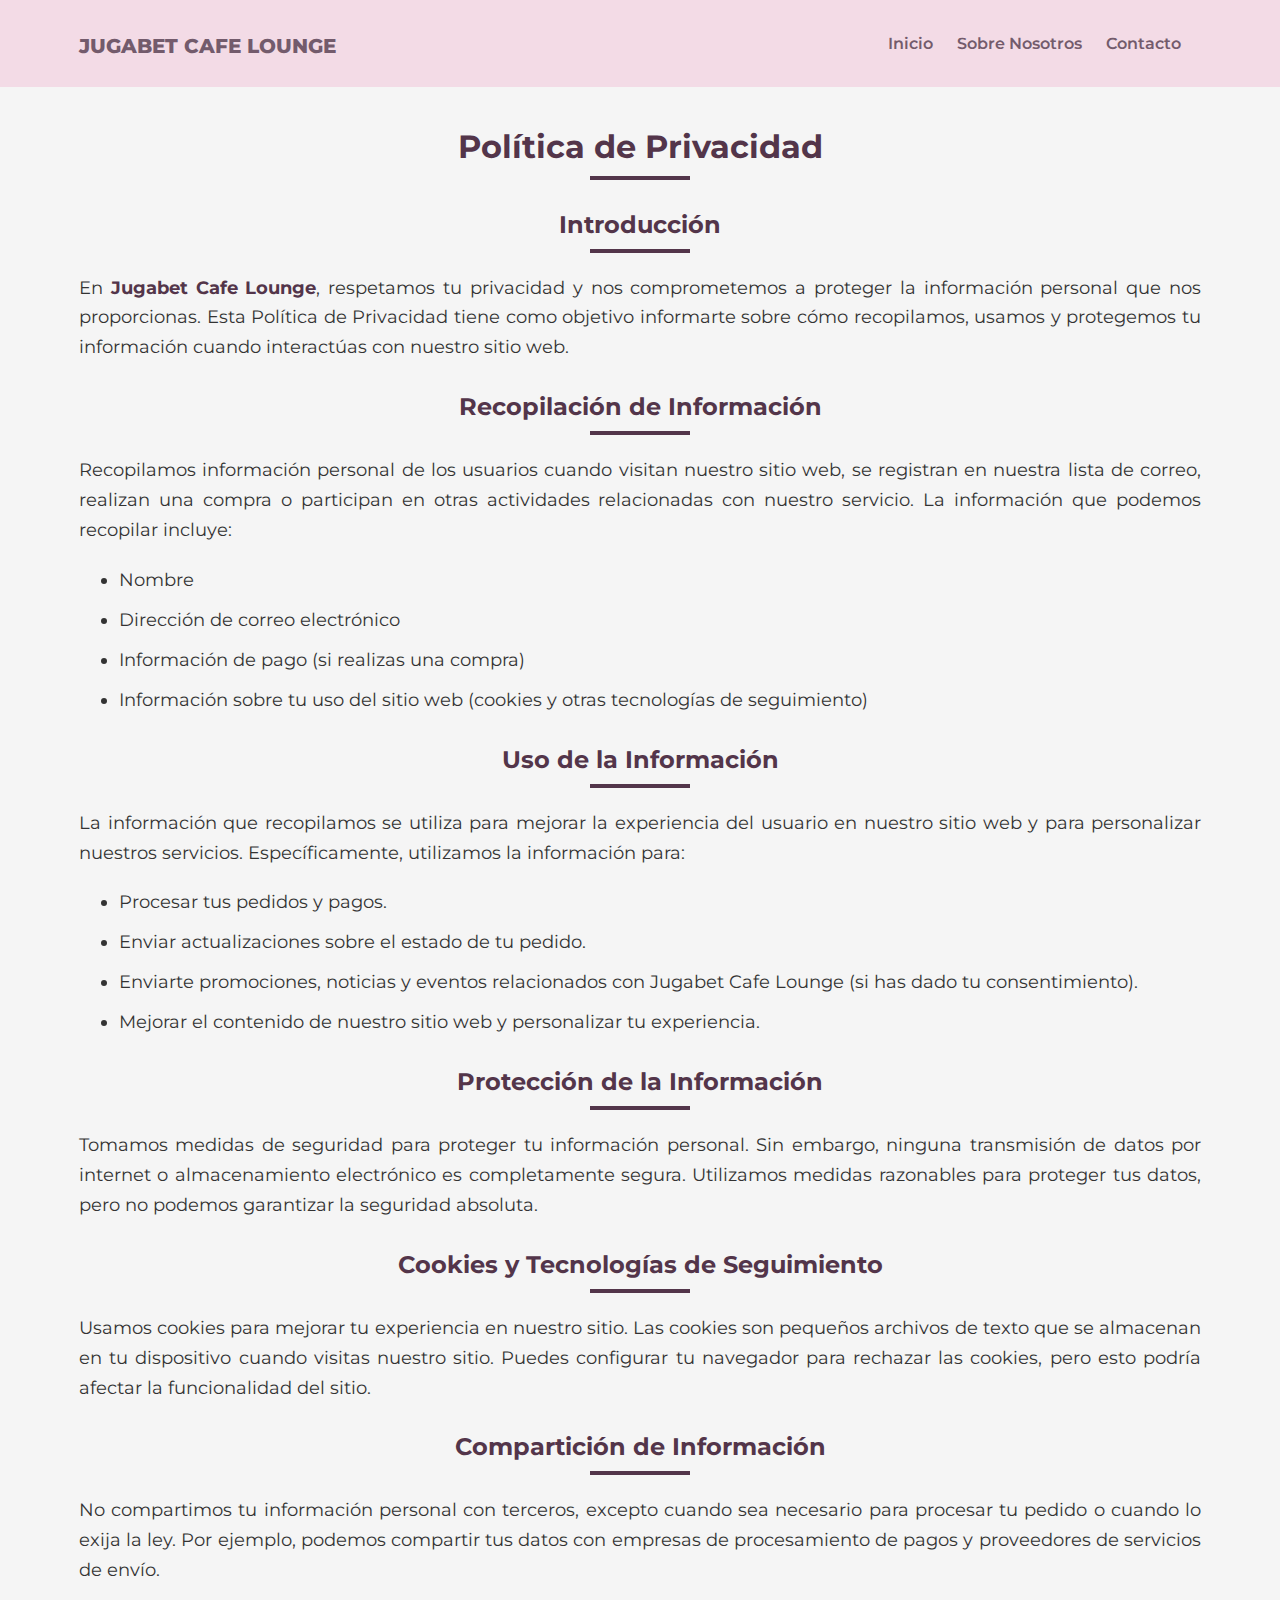
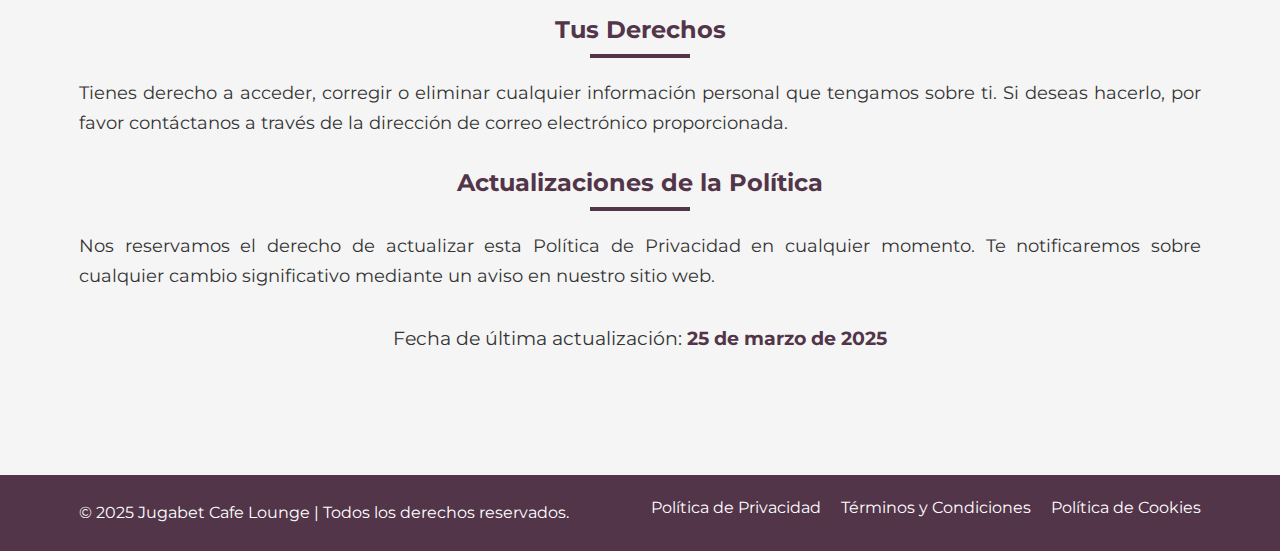
<file: privacy.html>
<!DOCTYPE html>
<html lang="es">
  <head>
    <meta charset="UTF-8" />
    <meta name="viewport" content="width=device-width, initial-scale=1.0" />
    <meta
      name="description"
      content="Jugabet Cafe Lounge en Chile. Ven y disfruta de un ambiente relajado, café delicioso y experiencias únicas."
    />
    <meta
      name="keywords"
      content="café, lounge, Jugabet, Chile, café de calidad, relax, comida, bebidas"
    />
    <meta name="author" content="Jugabet Cafe Lounge" />
    <title>Jugabet Cafe Lounge - Café y Relax en Chile</title>
    <link rel="stylesheet" href="styles.css" />
    <link rel="shortcut icon" href="./img/fav.png" type="image/x-icon" />
    <link
      rel="stylesheet"
      href="https://cdnjs.cloudflare.com/ajax/libs/font-awesome/6.0.0-beta3/css/all.min.css"
    />
  </head>
  <body>
    <header>
      <div class="container">
        <div class="container-header">
          <a href="/">
            <p>Jugabet Cafe Lounge</p>
            <!-- <img src="../img/logo.webp" alt="" class="logo" /> -->
          </a>
          <nav>
            <ul>
              <li><a href="/">Inicio</a></li>
              <li><a href="./about-us/">Sobre Nosotros</a></li>
              <li><a href="contact.html">Contacto</a></li>
            </ul>
          </nav>
        </div>
      </div>
    </header>

    <section class="privacy-policy">
      <div class="container">
        <h2 class="section-title">Política de Privacidad</h2>

        <h3 class="subsection-title">Introducción</h3>
        <p class="paragraph">
          En <strong>Jugabet Cafe Lounge</strong>, respetamos tu privacidad y
          nos comprometemos a proteger la información personal que nos
          proporcionas. Esta Política de Privacidad tiene como objetivo
          informarte sobre cómo recopilamos, usamos y protegemos tu información
          cuando interactúas con nuestro sitio web.
        </p>

        <h3 class="subsection-title">Recopilación de Información</h3>
        <p class="paragraph">
          Recopilamos información personal de los usuarios cuando visitan
          nuestro sitio web, se registran en nuestra lista de correo, realizan
          una compra o participan en otras actividades relacionadas con nuestro
          servicio. La información que podemos recopilar incluye:
        </p>
        <ul class="privacy-list">
          <li>Nombre</li>
          <li>Dirección de correo electrónico</li>
          <li>Información de pago (si realizas una compra)</li>
          <li>
            Información sobre tu uso del sitio web (cookies y otras tecnologías
            de seguimiento)
          </li>
        </ul>

        <h3 class="subsection-title">Uso de la Información</h3>
        <p class="paragraph">
          La información que recopilamos se utiliza para mejorar la experiencia
          del usuario en nuestro sitio web y para personalizar nuestros
          servicios. Específicamente, utilizamos la información para:
        </p>
        <ul class="privacy-list">
          <li>Procesar tus pedidos y pagos.</li>
          <li>Enviar actualizaciones sobre el estado de tu pedido.</li>
          <li>
            Enviarte promociones, noticias y eventos relacionados con Jugabet
            Cafe Lounge (si has dado tu consentimiento).
          </li>
          <li>
            Mejorar el contenido de nuestro sitio web y personalizar tu
            experiencia.
          </li>
        </ul>

        <h3 class="subsection-title">Protección de la Información</h3>
        <p class="paragraph">
          Tomamos medidas de seguridad para proteger tu información personal.
          Sin embargo, ninguna transmisión de datos por internet o
          almacenamiento electrónico es completamente segura. Utilizamos medidas
          razonables para proteger tus datos, pero no podemos garantizar la
          seguridad absoluta.
        </p>

        <h3 class="subsection-title">Cookies y Tecnologías de Seguimiento</h3>
        <p class="paragraph">
          Usamos cookies para mejorar tu experiencia en nuestro sitio. Las
          cookies son pequeños archivos de texto que se almacenan en tu
          dispositivo cuando visitas nuestro sitio. Puedes configurar tu
          navegador para rechazar las cookies, pero esto podría afectar la
          funcionalidad del sitio.
        </p>

        <h3 class="subsection-title">Compartición de Información</h3>
        <p class="paragraph">
          No compartimos tu información personal con terceros, excepto cuando
          sea necesario para procesar tu pedido o cuando lo exija la ley. Por
          ejemplo, podemos compartir tus datos con empresas de procesamiento de
          pagos y proveedores de servicios de envío.
        </p>

        <h3 class="subsection-title">Tus Derechos</h3>
        <p class="paragraph">
          Tienes derecho a acceder, corregir o eliminar cualquier información
          personal que tengamos sobre ti. Si deseas hacerlo, por favor
          contáctanos a través de la dirección de correo electrónico
          proporcionada.
        </p>

        <h3 class="subsection-title">Actualizaciones de la Política</h3>
        <p class="paragraph">
          Nos reservamos el derecho de actualizar esta Política de Privacidad en
          cualquier momento. Te notificaremos sobre cualquier cambio
          significativo mediante un aviso en nuestro sitio web.
        </p>

        <p class="final-text">
          Fecha de última actualización: <strong>25 de marzo de 2025</strong>
        </p>
      </div>
    </section>

    <footer>
      <div class="container">
        <div class="footer-content">
          <p>
            &copy; 2025 Jugabet Cafe Lounge | Todos los derechos reservados.
          </p>
          <ul class="footer-menu">
            <li><a href="/privacy.html">Política de Privacidad</a></li>
            <li><a href="/terms.html">Términos y Condiciones</a></li>
            <li><a href="/cookies.html">Política de Cookies</a></li>
          </ul>
        </div>
      </div>
    </footer>
  </body>
</html>
</file>
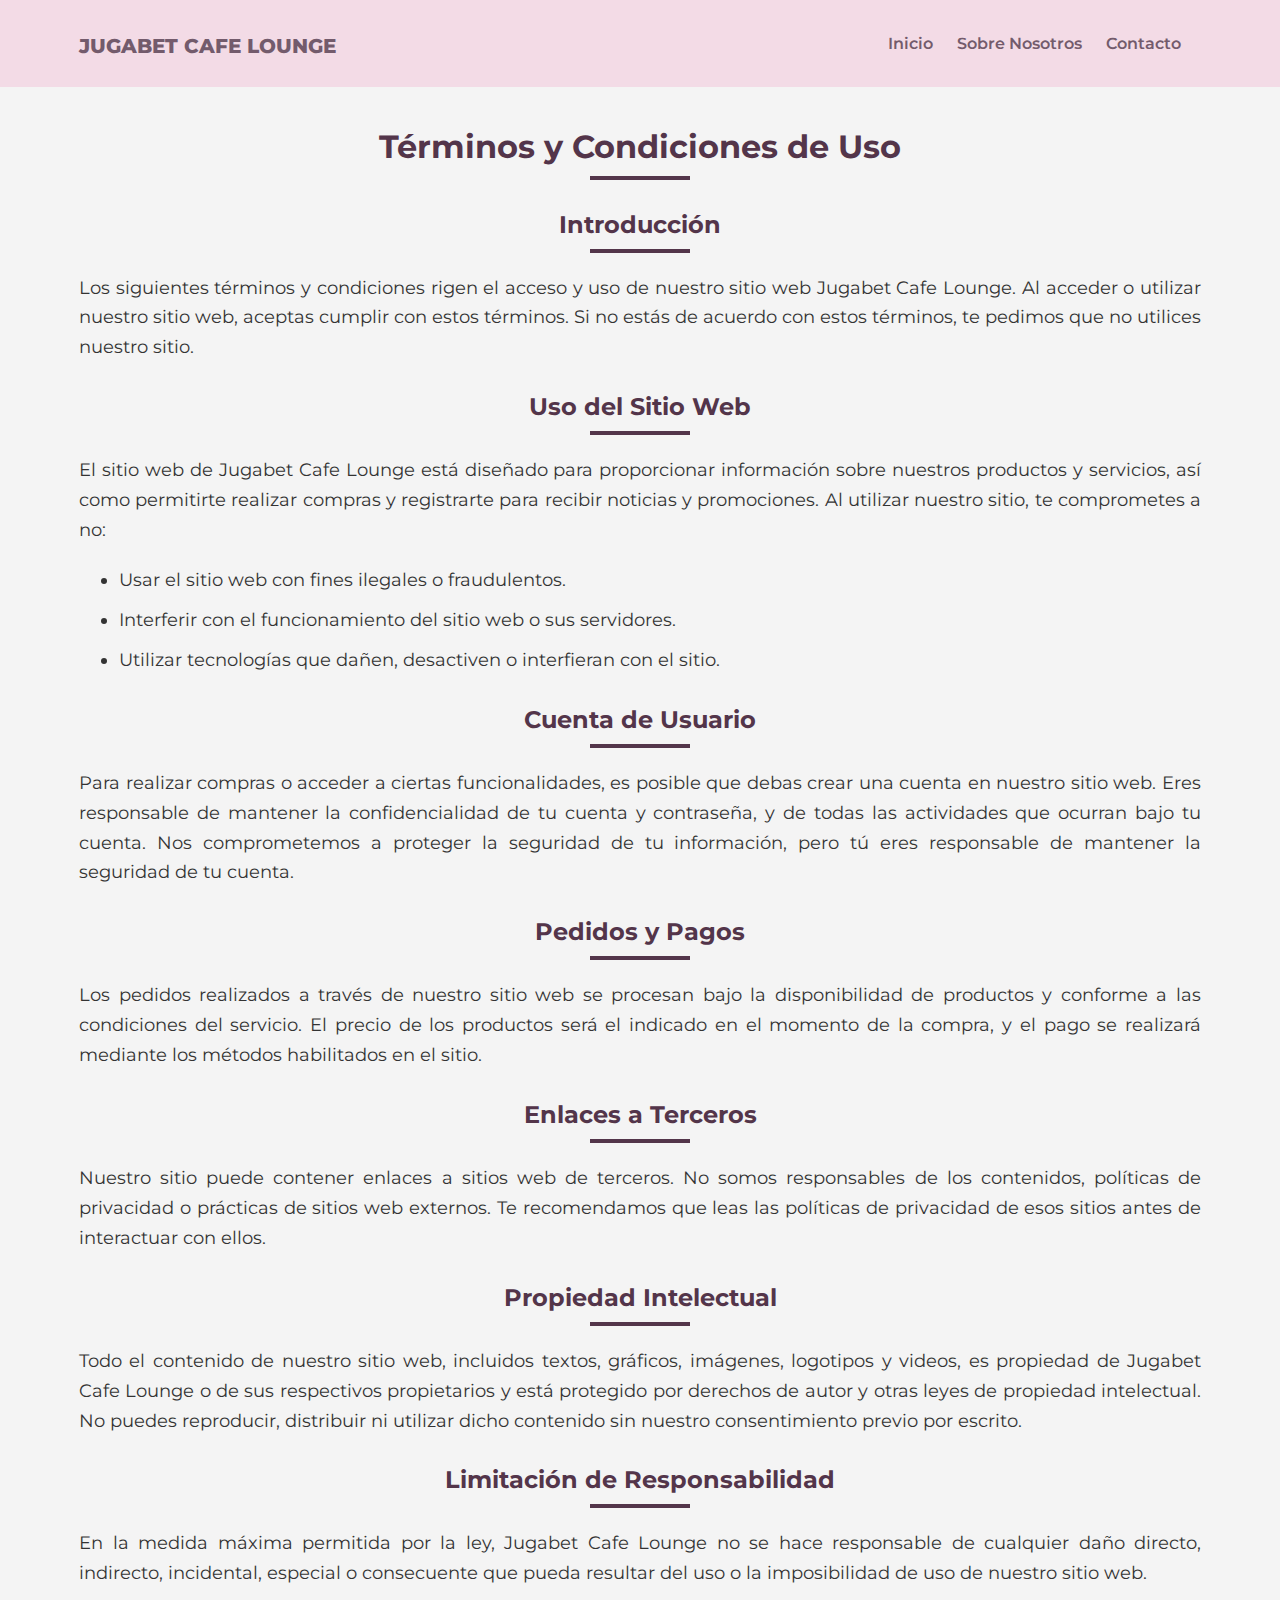
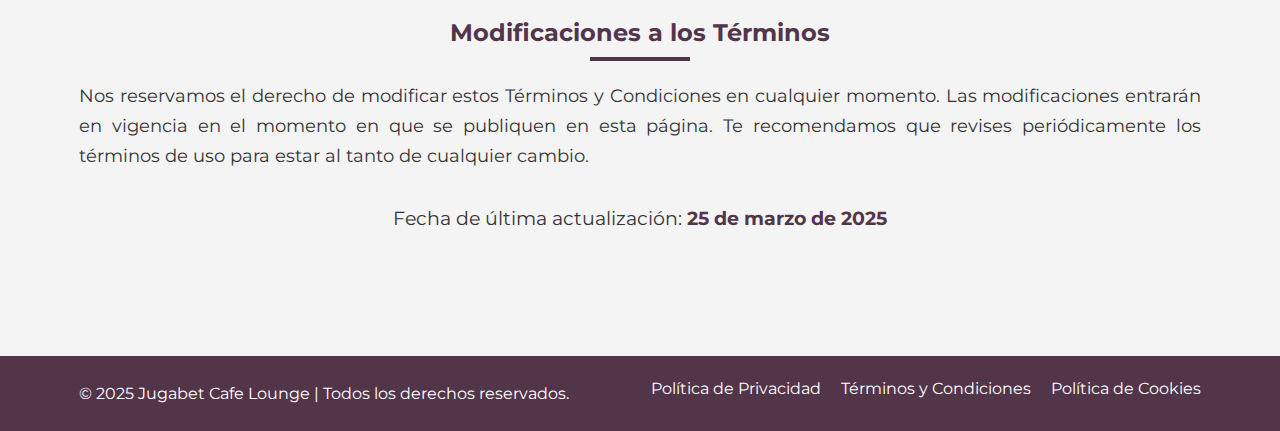
<file: terms.html>
<!DOCTYPE html>
<html lang="es">
  <head>
    <meta charset="UTF-8" />
    <meta name="viewport" content="width=device-width, initial-scale=1.0" />
    <meta
      name="description"
      content="Jugabet Cafe Lounge en Chile. Ven y disfruta de un ambiente relajado, café delicioso y experiencias únicas."
    />
    <meta
      name="keywords"
      content="café, lounge, Jugabet, Chile, café de calidad, relax, comida, bebidas"
    />
    <meta name="author" content="Jugabet Cafe Lounge" />
    <title>Jugabet Cafe Lounge - Café y Relax en Chile</title>
    <link rel="stylesheet" href="styles.css" />
    <link rel="shortcut icon" href="./img/fav.png" type="image/x-icon" />
    <link
      rel="stylesheet"
      href="https://cdnjs.cloudflare.com/ajax/libs/font-awesome/6.0.0-beta3/css/all.min.css"
    />
  </head>
  <body>
    <header>
      <div class="container">
        <div class="container-header">
          <a href="/">
            <p>Jugabet Cafe Lounge</p>
            <!-- <img src="../img/logo.webp" alt="" class="logo" /> -->
          </a>
          <nav>
            <ul>
              <li><a href="/">Inicio</a></li>
              <li><a href="./about-us/">Sobre Nosotros</a></li>
              <li><a href="contact.html">Contacto</a></li>
            </ul>
          </nav>
        </div>
      </div>
    </header>

    <section class="terms-conditions">
      <div class="container">
        <h2 class="section-title">Términos y Condiciones de Uso</h2>

        <h3 class="subsection-title">Introducción</h3>
        <p class="paragraph">
          Los siguientes términos y condiciones rigen el acceso y uso de nuestro
          sitio web Jugabet Cafe Lounge. Al acceder o utilizar nuestro sitio
          web, aceptas cumplir con estos términos. Si no estás de acuerdo con
          estos términos, te pedimos que no utilices nuestro sitio.
        </p>

        <h3 class="subsection-title">Uso del Sitio Web</h3>
        <p class="paragraph">
          El sitio web de Jugabet Cafe Lounge está diseñado para proporcionar
          información sobre nuestros productos y servicios, así como permitirte
          realizar compras y registrarte para recibir noticias y promociones. Al
          utilizar nuestro sitio, te comprometes a no:
        </p>
        <ul class="terms-list">
          <li>Usar el sitio web con fines ilegales o fraudulentos.</li>
          <li>
            Interferir con el funcionamiento del sitio web o sus servidores.
          </li>
          <li>
            Utilizar tecnologías que dañen, desactiven o interfieran con el
            sitio.
          </li>
        </ul>

        <h3 class="subsection-title">Cuenta de Usuario</h3>
        <p class="paragraph">
          Para realizar compras o acceder a ciertas funcionalidades, es posible
          que debas crear una cuenta en nuestro sitio web. Eres responsable de
          mantener la confidencialidad de tu cuenta y contraseña, y de todas las
          actividades que ocurran bajo tu cuenta. Nos comprometemos a proteger
          la seguridad de tu información, pero tú eres responsable de mantener
          la seguridad de tu cuenta.
        </p>

        <h3 class="subsection-title">Pedidos y Pagos</h3>
        <p class="paragraph">
          Los pedidos realizados a través de nuestro sitio web se procesan bajo
          la disponibilidad de productos y conforme a las condiciones del
          servicio. El precio de los productos será el indicado en el momento de
          la compra, y el pago se realizará mediante los métodos habilitados en
          el sitio.
        </p>

        <h3 class="subsection-title">Enlaces a Terceros</h3>
        <p class="paragraph">
          Nuestro sitio puede contener enlaces a sitios web de terceros. No
          somos responsables de los contenidos, políticas de privacidad o
          prácticas de sitios web externos. Te recomendamos que leas las
          políticas de privacidad de esos sitios antes de interactuar con ellos.
        </p>

        <h3 class="subsection-title">Propiedad Intelectual</h3>
        <p class="paragraph">
          Todo el contenido de nuestro sitio web, incluidos textos, gráficos,
          imágenes, logotipos y videos, es propiedad de Jugabet Cafe Lounge o de
          sus respectivos propietarios y está protegido por derechos de autor y
          otras leyes de propiedad intelectual. No puedes reproducir, distribuir
          ni utilizar dicho contenido sin nuestro consentimiento previo por
          escrito.
        </p>

        <h3 class="subsection-title">Limitación de Responsabilidad</h3>
        <p class="paragraph">
          En la medida máxima permitida por la ley, Jugabet Cafe Lounge no se
          hace responsable de cualquier daño directo, indirecto, incidental,
          especial o consecuente que pueda resultar del uso o la imposibilidad
          de uso de nuestro sitio web.
        </p>

        <h3 class="subsection-title">Modificaciones a los Términos</h3>
        <p class="paragraph">
          Nos reservamos el derecho de modificar estos Términos y Condiciones en
          cualquier momento. Las modificaciones entrarán en vigencia en el
          momento en que se publiquen en esta página. Te recomendamos que
          revises periódicamente los términos de uso para estar al tanto de
          cualquier cambio.
        </p>

        <p class="final-text">
          Fecha de última actualización: <strong>25 de marzo de 2025</strong>
        </p>
      </div>
    </section>

    <footer>
      <div class="container">
        <div class="footer-content">
          <p>
            &copy; 2025 Jugabet Cafe Lounge | Todos los derechos reservados.
          </p>
          <ul class="footer-menu">
            <li><a href="/privacy.html">Política de Privacidad</a></li>
            <li><a href="/terms.html">Términos y Condiciones</a></li>
            <li><a href="/cookies.html">Política de Cookies</a></li>
          </ul>
        </div>
      </div>
    </footer>
  </body>
</html>
</file>
<file: styles.css>
@import url("https://fonts.googleapis.com/css2?family=Montserrat:ital,wght@0,100..900;1,100..900&display=swap");

body {
  font-family: "Montserrat", sans-serif;
  margin: 0;
  padding: 0;
  background-color: #f4f4f4;
  overflow-x: hidden;
}

header {
  color: #53354a;
  padding: 10px 0;
  position: fixed;
  top: 0;
  z-index: 100;
  width: 100%;
  background-color: #f3d5e3;
  opacity: 0.8;
}

nav ul {
  list-style-type: none;
  text-align: center;
  margin: 0;
  padding: 0;
}

nav ul li {
  display: inline;
  margin-right: 20px;
}
a {
  text-decoration: none;
  color: inherit;
}
a p {
  text-transform: uppercase;
  color: #53354a;
  font-weight: 800;
  font-size: 20px;
}
nav ul li a {
  color: #53354a;
  font-weight: 600;
  text-decoration: none;
  font-size: 16px;
}
.container-header {
  display: flex;
  align-items: center;
  justify-content: space-between;
}
/* .container-features {
  display: flex;
  justify-content: space-around;
  padding: 40px 0;
  background-color: #fff;
}

.feature {
  text-align: center;
  width: 30%;
} */

footer {
  background-color: #53354a;
  color: white;
  padding: 30px 0;
  font-size: 1rem;
}

.container {
  width: 90%;
  max-width: 1200px;
  margin: 0 auto;
}

.footer-content {
  display: flex;
  justify-content: space-between;
  align-items: center;
  flex-wrap: wrap;
}

footer p {
  margin: 0;
}

.footer-menu {
  list-style: none;
  padding: 0;
  margin: 0;
  display: flex;
}

.footer-menu li {
  margin-left: 20px;
}

.footer-menu a {
  text-decoration: none;
  color: white;
  transition: color 0.3s ease;
}

.footer-menu a:hover {
  color: #f4a300;
}

.about,
.contact {
  padding: 40px;
}

.container {
  max-width: 1400px;
  margin: 0 auto;
  box-sizing: border-box;
  padding: 0 20px;
}

@media (max-width: 768px) {
  .container-header {
    flex-direction: column;
  }
}

/* hero */
.hero {
  background-color: #53354a;
  color: white;
  padding: 80px 0;
  display: flex;
  justify-content: center;
  align-items: center;
  height: 100vh;
  position: relative;
}

/* Контейнер для тексту і зображення */
.container-hero {
  display: flex;
  justify-content: space-between;
  align-items: center;
  gap: 30px;
  animation: fadeIn 1.5s ease-out;
}

/* Текстова частина */
.container-text {
  max-width: 50%;
}

.container-text h1 {
  font-size: 3rem;
  font-weight: 700;
  margin-bottom: 15px;
  text-transform: uppercase;
  letter-spacing: 2px;
  opacity: 0;
  animation: slideIn 1s forwards 0.5s;
}

.container-text p {
  font-size: 1.2rem;
  opacity: 0;
  animation: fadeInText 1s forwards 1s;
  color: #f3d5e3;
}

/* Зображення */
.container-img {
  max-width: 50%;
  flex-shrink: 0;
  animation: scaleIn 1s ease-out 0.7s;
}

.container-img img {
  width: 100%;
  border-radius: 10px;
  box-shadow: 0 10px 30px rgba(0, 0, 0, 0.2);
}

/* Анімація для fadeIn */
@keyframes fadeIn {
  from {
    opacity: 0;
  }
  to {
    opacity: 1;
  }
}

/* Анімація для slideIn */
@keyframes slideIn {
  from {
    transform: translateX(-50px);
    opacity: 0;
  }
  to {
    transform: translateX(0);
    opacity: 1;
  }
}

/* Анімація для fadeInText */
@keyframes fadeInText {
  from {
    opacity: 0;
  }
  to {
    opacity: 1;
  }
}

/* Анімація для scaleIn */
@keyframes scaleIn {
  from {
    transform: scale(0.8);
    opacity: 0;
  }
  to {
    transform: scale(1);
    opacity: 1;
  }
}

/* Адаптивність */
@media screen and (max-width: 768px) {
  .container-hero {
    flex-direction: column;
    align-items: center;
  }

  .container-text {
    text-align: center;
    max-width: 90%;
  }

  .container-img {
    max-width: 90%;
  }

  .container-text h1 {
    font-size: 2rem;
  }

  .container-text p {
    font-size: 1rem;
  }
}

/* features */

/* Секція з особливостями */
.features {
  background-color: #f3d5e3;
  padding: 80px 0;
}

/* Контейнер для окремих особливостей */
.container-features {
  display: flex;
  justify-content: space-between;
  gap: 30px;

  animation: fadeIn 1.5s ease-out;
}

/* Картка з іконкою та текстом */
.feature {
  background-color: white;
  padding: 30px;
  border-radius: 10px;
  box-shadow: 0 4px 12px rgba(0, 0, 0, 0.1);
  text-align: center;
  width: 30%;
  opacity: 0;
  animation: scaleIn 1s ease-out forwards;
  transition: transform 0.3s ease;
}

.feature h2 {
  font-size: 1.6rem;
  margin-top: 20px;
}

/* about */

/* ======== SECCIÓN SOBRE NOSOTROS ======== */
.about-us {
  background-color: #f8f0f4;
  padding: 80px 0;
  opacity: 0;
  transform: translateY(50px);
  animation: fadeInUp 1.5s ease-out forwards;
}

/* Контейнер */
.container {
  max-width: 1200px;
  margin: 0 auto;
  padding: 0 15px;
}

/* Головний контейнер для тексту та зображення */
.container-about {
  display: flex;
  align-items: center;
  justify-content: space-between;
  gap: 50px;
}

/* Блок з текстом */
.about-text {
  flex: 1;
}

.about-text h2 {
  font-size: 2.5rem;
  color: #53354a;
  font-weight: bold;
  margin-bottom: 20px;
  position: relative;
}

/* Декоративна лінія під заголовком */
.about-text h2::after {
  content: "";
  display: block;
  width: 100px;
  height: 4px;
  background-color: #53354a;
  margin-top: 8px;
}

/* Стилі для параграфів */
.about-text p {
  font-size: 1.1rem;
  color: #333;
  line-height: 1.6;
  margin-bottom: 15px;
}

/* Виділення важливих слів */
.about-text strong {
  color: #53354a;
}

/* Блок з картинкою */
.about-img {
  flex: 1;
  text-align: right;
}

.about-img img {
  max-width: 100%;
  border-radius: 15px;
  box-shadow: 0px 10px 20px rgba(0, 0, 0, 0.15);
  transition: transform 0.5s ease, box-shadow 0.5s ease;
}

.about-img img:hover {
  transform: scale(1.05);
  box-shadow: 0px 15px 30px rgba(0, 0, 0, 0.2);
}

/* ======== Анімація появи секції ======== */
@keyframes fadeInUp {
  from {
    opacity: 0;
    transform: translateY(50px);
  }
  to {
    opacity: 1;
    transform: translateY(0);
  }
}

/* ======== Адаптивність ======== */
@media (max-width: 1024px) {
  .container-about {
    flex-direction: column;
    text-align: center;
  }

  .about-img {
    text-align: center;
  }

  .about-img img {
    max-width: 80%;
  }
}
.btn-about {
  display: inline-block;
  padding: 12px 25px;
  background-color: #ffcc70;
  color: #53354a;
  font-size: 1rem;
  font-weight: bold;
  text-decoration: none;
  border-radius: 25px;
  transition: all 0.3s ease;
}

.btn-about:hover {
  background-color: #ffb347;
  transform: scale(1.05);
}
/* special */
/* ======== SECCIÓN EVENTOS ESPECIALES ======== */
.special {
  background-color: #f8f0f4;
  padding: 80px 0;
  text-align: center;
  opacity: 0;
  transform: translateY(50px);
  animation: fadeInUp 1.5s ease-out forwards;
}

.special-container {
  max-width: 800px;
  margin: 0 auto;
}

/* Заголовки */
.special-container h3 {
  font-size: 2.5rem;
  color: #53354a;
  font-weight: bold;
  margin-bottom: 20px;
  position: relative;
}

.special-container h3::after {
  content: "";
  display: block;
  width: 100px;
  height: 4px;
  background-color: #53354a;
  margin: 10px auto;
}

.special-container h4 {
  font-size: 1.8rem;
  color: #53354a;
  margin-top: 30px;
  font-weight: bold;
}

/* Текст */
.special-container p {
  font-size: 1.1rem;
  color: #333;
  line-height: 1.6;
  margin-bottom: 15px;
}

/* Стилізація подій */
.event {
  display: flex;
  align-items: center;
  gap: 15px;
  background: #ffffff;
  padding: 15px;
  border-radius: 10px;
  margin-top: 20px;
  box-shadow: 0px 10px 20px rgba(0, 0, 0, 0.1);
  transition: transform 0.4s ease, box-shadow 0.4s ease;
}

.event:hover {
  transform: scale(1.05);
  box-shadow: 0px 15px 30px rgba(0, 0, 0, 0.2);
}

/* Іконки */
.event i {
  font-size: 2rem;
  color: #53354a;
}

/* ======== Анімація появи ======== */
@keyframes fadeInUp {
  from {
    opacity: 0;
    transform: translateY(50px);
  }
  to {
    opacity: 1;
    transform: translateY(0);
  }
}

/* ======== Адаптивність ======== */
@media (max-width: 768px) {
  .event {
    flex-direction: column;
    text-align: center;
  }
}
/* testimonial */
/* ======== SECCIÓN TESTIMONIOS ======== */
.testimonials {
  background-color: #f8f0f4;
  padding: 80px 0;
  text-align: center;
}

.testimonials h3 {
  font-size: 2.5rem;
  color: #53354a;
  font-weight: bold;
  margin-bottom: 40px;
  position: relative;
}

.testimonials h3::after {
  content: "";
  display: block;
  width: 100px;
  height: 4px;
  background-color: #53354a;
  margin: 10px auto;
}

/* ======== СТИЛІ ДЛЯ ВІДГУКІВ ======== */
.testimonial-slider {
  display: flex;
  justify-content: center;
  gap: 20px;
}

.testimonial {
  background: white;
  padding: 25px;
  flex: 1;
  border-radius: 15px;
  box-shadow: 0px 10px 20px rgba(0, 0, 0, 0.1);
  transition: transform 0.4s ease, box-shadow 0.4s ease;
  opacity: 0;
  transform: translateY(50px);
  animation: fadeInUp 1.5s ease-out forwards;
}

.testimonial:hover {
  transform: scale(1.05);
  box-shadow: 0px 15px 30px rgba(0, 0, 0, 0.2);
}

/* ======== Іконка лапок ======== */
.testimonial i {
  font-size: 2rem;
  color: #53354a;
  margin-bottom: 15px;
}

/* Текст відгуку */
.testimonial p {
  font-size: 1.1rem;
  color: #333;
  font-style: italic;
  line-height: 1.6;
}

/* Автор відгуку */
.testimonial h4 {
  font-size: 1.2rem;
  color: #53354a;
  font-weight: bold;
  margin-top: 15px;
}

/* ======== Анімація появи ======== */
@keyframes fadeInUp {
  from {
    opacity: 0;
    transform: translateY(50px);
  }
  to {
    opacity: 1;
    transform: translateY(0);
  }
}

/* ======== Адаптивність ======== */
@media (max-width: 768px) {
  .testimonial-slider {
    flex-direction: column;
    align-items: center;
  }
}

/* offer */

/* ======== SECCIÓN OFERTAS ======== */
.special-offers {
  background-color: #f8f0f4;
  padding: 80px 0;
  text-align: center;
}

.special-offers h3 {
  font-size: 2.5rem;
  color: #53354a;
  font-weight: bold;
  margin-bottom: 20px;
}

.special-offers .offers-intro {
  font-size: 1.2rem;
  color: #333;
  max-width: 700px;
  margin: 0 auto 40px;
}

/* ======== GRID DE OFERTAS ======== */
.offers-grid {
  display: grid;
  grid-template-columns: repeat(auto-fit, minmax(300px, 1fr));
  gap: 20px;
  justify-content: center;
}

.offer {
  background: white;
  border-radius: 15px;
  overflow: hidden;
  box-shadow: 0px 10px 20px rgba(0, 0, 0, 0.1);
  transition: transform 0.4s ease, box-shadow 0.4s ease;
}

.offer:hover {
  transform: scale(1.05);
  box-shadow: 0px 15px 30px rgba(0, 0, 0, 0.2);
}

/* ======== IMAGEN DE LA OFERTA ======== */
.offer img {
  width: 100%;
  height: 300px;
  object-fit: cover;
  transition: transform 0.3s ease;
}

.offer:hover img {
  transform: scale(1.05);
}

/* ======== INFO DE LA OFERTA ======== */
.offer-info {
  padding: 20px;
  text-align: center;
}

.offer-info h4 {
  font-size: 1.5rem;
  color: #53354a;
  font-weight: bold;
  margin-bottom: 10px;
}

.offer-info p {
  font-size: 1rem;
  color: #444;
  line-height: 1.6;
}

/* ======== AÑADIR ANIMACIÓN ======== */
@keyframes fadeInUp {
  from {
    opacity: 0;
    transform: translateY(50px);
  }
  to {
    opacity: 1;
    transform: translateY(0);
  }
}

.offer {
  opacity: 0;
  transform: translateY(50px);
  animation: fadeInUp 1.5s ease-out forwards;
}

.offer:nth-child(2) {
  animation-delay: 0.3s;
}

.offer:nth-child(3) {
  animation-delay: 0.6s;
}

/* ======== RESPONSIVE ======== */
@media (max-width: 768px) {
  .offers-grid {
    grid-template-columns: 1fr;
  }

  .offer img {
    height: 250px;
  }
}

/* ======== SECCIÓN POR QUÉ ELEGIR ======== */
.why-choose {
  background-color: #53354a;
  color: #fff;
  padding: 80px 20px;
  text-align: center;
}

.why-choose h3 {
  font-size: 2.5rem;
  font-weight: bold;
  margin-bottom: 20px;
  position: relative;
  display: inline-block;
}

/* Línea decorativa debajo del título */
.why-choose h3::after {
  content: "";
  display: block;
  width: 60px;
  height: 4px;
  background-color: #ffcc70;
  margin: 10px auto 0;
  border-radius: 2px;
}

.why-choose .intro-text {
  font-size: 1.2rem;
  max-width: 700px;
  margin: 0 auto 30px;
  line-height: 1.6;
  opacity: 0;
  transform: translateY(30px);
  animation: fadeInUp 1.5s ease-out forwards;
}

/* CONTENIDO PRINCIPAL */
.why-content {
  background: rgba(255, 255, 255, 0.1);
  padding: 30px;
  border-radius: 12px;
  max-width: 800px;
  margin: 0 auto;
  box-shadow: 0 10px 20px rgba(0, 0, 0, 0.15);
  opacity: 0;
  transform: translateY(30px);
  animation: fadeInUp 1.5s ease-out forwards;
  animation-delay: 0.3s;
}

.why-content p {
  font-size: 1.1rem;
  line-height: 1.8;
}

.why-content strong {
  display: block;
  font-size: 1.3rem;
  margin-top: 15px;
  color: #ffcc70;
}

/* ANIMACIONES */
@keyframes fadeInUp {
  from {
    opacity: 0;
    transform: translateY(30px);
  }
  to {
    opacity: 1;
    transform: translateY(0);
  }
}

/* RESPONSIVE */
@media (max-width: 768px) {
  .why-choose h3 {
    font-size: 2rem;
  }
  .why-content {
    padding: 20px;
  }
}
.contact .container h2, .contact .container p {
  text-align: center;
}
/* ======= CONTACTO ======= */
.contact {
  background-color: #53354a;
  color: #fff;
  padding: 100px 20px;

}
.container-contact {
  display: flex;
}
.contact-text,
.form {
  flex: 1;
}

.contact-form {
  display: flex;
  flex-direction: column;
  justify-content: center;
  width: 100%;
}
.contact h2 {
  font-size: 2.5rem;
  margin-bottom: 20px;
  position: relative;
}

.contact h2::after {
  content: "";
  display: block;
  width: 50px;
  height: 4px;
  background-color: #ffcc70;
  margin: 10px auto;
  border-radius: 2px;
}

.contact p {
  font-size: 1.1rem;
}
.container-contact {
  margin-top: 50px;
}
/* INFORMACIÓN DE CONTACTO */
.contact-info {
  display: flex;
  flex-direction: column;
  justify-content: space-around;
}

.info-item {
  display: flex;
  align-items: center;
  gap: 15px;
  font-size: 1.1rem;
}
.info-item p {
  display: flex;
  flex-direction: column;
  justify-content: start;

  align-items: start;
}

.info-item i {
  font-size: 1.5rem;
  color: #ffcc70;
}
.info-item strong {
  color: #f3d5e3;
}
/* FORMULARIO DE CONTACTO */
.contact-form {
  max-width: 600px;
  margin: 0 auto;
  display: flex;
  flex-direction: column;
  gap: 15px;
}

.contact-form input,
.contact-form textarea {
  width: 100%;
  padding: 12px;
  font-size: 1rem;
  border: none;
  border-radius: 5px;
  outline: none;
}

.contact-form textarea {
  resize: none;
  height: 120px;
}

.contact-form button {
  padding: 12px;
  background-color: #ffcc70;
  color: #53354a;
  font-size: 1rem;
  font-weight: bold;
  border: none;
  border-radius: 25px;
  cursor: pointer;
  transition: all 0.3s ease;
}

.contact-form button:hover {
  background-color: #ffb347;
  transform: scale(1.05);
}

/* RESPONSIVE */
@media (max-width: 768px) {
  .contact-info {
    flex-direction: column;
  }
}

.info-item {
  display: flex;
  align-items: center;
  gap: 15px;
  font-size: 1.1rem;
}

.info-item i {
  font-size: 1.5rem;
  color: #ffcc70;
  transition: transform 0.3s ease-in-out;
}

.info-item:hover i {
  transform: scale(1.2);
}
.btn-contact {
  display: inline-block;
  background-color: #ffcc70;
  color: #53354a;
  font-size: 1.2rem;
  font-weight: bold;
  padding: 12px 24px;
  border-radius: 8px;
  text-decoration: none;
  transition: all 0.3s ease-in-out;
}

.btn-contact:hover {
  background-color: #ffb347;
  transform: scale(1.05);
}

.contact-button-container {
  margin-top: 20px;
  text-align: center;
}

/* about page */

.our-story {
  background-color: #f5f5f5;
  padding: 100px 0;
  animation: fadeIn 1s ease-in-out;
}

.container {
  width: 90%;
  max-width: 1200px;
  margin: 0 auto;
}

.section-title {
  font-size: 2.5rem;
  font-weight: bold;
  color: #53354a;
  margin-bottom: 20px;
  text-align: center;
}

.subsection-title {
  font-size: 2rem;
  font-weight: bold;
  color: #53354a;
  margin-top: 40px;
  margin-bottom: 20px;
  text-align: center;
}

.intro-text,
.paragraph,
.final-text {
  font-size: 1.1rem;
  line-height: 1.7;
  margin-bottom: 20px;
  text-align: justify;
}

.philosophy-item,
.feature-item {
  flex: 1 1 30%;
  margin-bottom: 30px;
  text-align: center;
  transition: all 0.3s ease;
}

.philosophy-item:hover,
.feature-item:hover {
  transform: scale(1.05);
}

.philosophy-item i,
.feature-item i {
  font-size: 3rem;
  color: #53354a;
  margin-bottom: 15px;
  transition: transform 0.3s ease;
}

.philosophy-item:hover i,
.feature-item:hover i {
  transform: scale(1.2);
  color: #ffcc70;
}

.philosophy-item p,
.feature-item p {
  font-size: 1.1rem;
  color: #53354a;
  text-align: center;
}

.philosophy-item strong,
.feature-item strong {
  font-weight: bold;
  color: #53354a;
}

img {
  width: 100%;
  max-height: 400px;
  object-fit: cover;
  margin: 20px 0;
  border-radius: 10px;
}

.final-text {
  font-size: 1.2rem;
  line-height: 1.8;
  color: #333;
  margin-top: 30px;
  text-align: center;
}

@keyframes fadeIn {
  0% {
    opacity: 0;
  }
  100% {
    opacity: 1;
  }
}

.feature-item,
.philosophy-item {
  flex: 1;
  background-color: white;
  padding: 30px;
  border-radius: 10px;
  box-shadow: 0 4px 12px rgba(0, 0, 0, 0.1);
  text-align: center;
  width: 30%;
  opacity: 0;
  animation: scaleIn 1s ease-out forwards;
  transition: transform 0.3s ease;
}

.features-list,
.philosophy-list {
  display: flex;
  gap: 20px;
  justify-content: space-between;
  margin-top: 20px;
}

.section-title::after,
.subsection-title::after {
  content: "";
  display: block;
  width: 100px;
  height: 4px;
  background-color: #53354a;
  margin: 10px auto;
}
strong {
  color: #53354a;
}

/* privacy */

.privacy-policy {
  background-color: #f5f5f5;
  padding: 100px 0;
  animation: fadeIn 1s ease-in-out;
}

.container {
  width: 90%;
  max-width: 1200px;
  margin: 0 auto;
}

.section-title {
  font-size: 2.5rem;
  font-weight: bold;
  color: #53354a;
  margin-bottom: 20px;
  text-align: center;
}

.subsection-title {
  font-size: 1.8rem;
  font-weight: bold;
  color: #53354a;
  margin-top: 40px;
  margin-bottom: 20px;
}

.paragraph {
  font-size: 1.1rem;
  line-height: 1.7;
  color: #333;
  margin-bottom: 20px;
  text-align: justify;
}

.privacy-list {
  font-size: 1.1rem;
  line-height: 1.7;
  color: #333;
  margin-left: 20px;
}

.privacy-list li {
  margin-bottom: 10px;
}

.final-text {
  font-size: 1.2rem;
  line-height: 1.8;
  color: #333;
  margin-top: 30px;
  text-align: center;
}

@keyframes fadeIn {
  0% {
    opacity: 0;
  }
  100% {
    opacity: 1;
  }
}

/* terms */

.terms-conditions {
  background-color: #f4f4f4;
  padding: 100px 0;
  animation: fadeIn 1s ease-in-out;
}

.container {
  width: 90%;
  max-width: 1200px;
  margin: 0 auto;
}

.section-title {
  font-size: 2.5rem;
  font-weight: bold;
  color: #53354a;
  margin-bottom: 20px;
  text-align: center;
}

.subsection-title {
  font-size: 1.8rem;
  font-weight: bold;
  color: #53354a;
  margin-top: 40px;
  margin-bottom: 20px;
}

.paragraph {
  font-size: 1.1rem;
  line-height: 1.7;
  color: #333;
  margin-bottom: 20px;
  text-align: justify;
}

.terms-list {
  font-size: 1.1rem;
  line-height: 1.7;
  color: #333;
  margin-left: 20px;
}

.terms-list li {
  margin-bottom: 10px;
}

.final-text {
  font-size: 1.2rem;
  line-height: 1.8;
  color: #333;
  margin-top: 30px;
  text-align: center;
}

@keyframes fadeIn {
  0% {
    opacity: 0;
  }
  100% {
    opacity: 1;
  }
}
/* cookies */

.cookies-policy {
  padding: 100px 0;
  font-size: 1rem;
  color: #333;
}

.container {
  width: 90%;
  max-width: 1200px;
  margin: 0 auto;
}

h2.section-title {
  text-align: center;
  font-size: 2rem;
  color: #53354a;
  margin-bottom: 20px;
}

h3.subsection-title {
  color: #53354a;
  font-size: 1.5rem;
  margin-top: 30px;
}

ul {
  padding-left: 20px;
}

ul li {
  margin-bottom: 10px;
}

.cookies-categories {
  display: grid;
  grid-template-columns: 1fr 1fr;
  gap: 20px;
}

.category-item {
  background-color: #fff;
  padding: 15px;
  border-radius: 8px;
  box-shadow: 0 2px 10px rgba(0, 0, 0, 0.1);
}

.category-item h4 {
  color: #53354a;
  font-size: 1.2rem;
}

p,
ul {
  line-height: 1.6;
}

p {
  margin-bottom: 15px;
}

footer {
  background-color: #53354a;
  color: white;
  padding: 20px 0;
  text-align: center;
}

footer a {
  color: #f4a300;
  text-decoration: none;
}

footer a:hover {
  text-decoration: underline;
}

/* cookies */

/* Стиль для блоку куків */
.cookie-consent {
  position: fixed;
  bottom: 0;
  left: 0;
  right: 0;
  background-color: #53354a;
  color: white;
  padding: 15px 20px;
  text-align: center;
  font-size: 1rem;
  display: flex;
  justify-content: center;
  align-items: center;
  z-index: 1000;
  border-top: 3px solid #f4a300;
  box-shadow: 0 -2px 10px rgba(0, 0, 0, 0.1);
}

.cookie-consent .cookie-content {
  max-width: 800px;
  margin: 0 auto;
  display: flex;
  flex-direction: column;
  align-items: center;
}

.cookie-consent p {
  margin: 0;
  font-size: 1rem;
  margin-bottom: 10px;
}

.cookie-consent a {
  color: #f4a300;
  text-decoration: none;
  font-weight: bold;
}

.cookie-consent a:hover {
  text-decoration: underline;
}

.cookie-buttons {
  display: flex;
  justify-content: center;
  gap: 15px;
}

.cookie-accept,
.cookie-decline {
  background-color: #f4a300;
  color: white;
  border: none;
  padding: 10px 20px;
  font-size: 1rem;
  cursor: pointer;
  border-radius: 5px;
  transition: background-color 0.3s ease;
}

.cookie-accept:hover {
  background-color: #e1a100;
}

.cookie-decline {
  background-color: #b22222;
}

.cookie-decline:hover {
  background-color: #8b0000;
}
@media (max-width: 768px) {
  .container-features {
    flex-direction: column;
  }

  .feature {
    width: auto;
  }
  .philosophy-list,
  .features-list {
    flex-direction: column;
  }
  .philosophy-item,
  .feature-item {
    width: auto;
  }
  .container-contact {
    flex-direction: column;
  }
  footer {
    padding: 20px 20px;
  }
}
</file>
